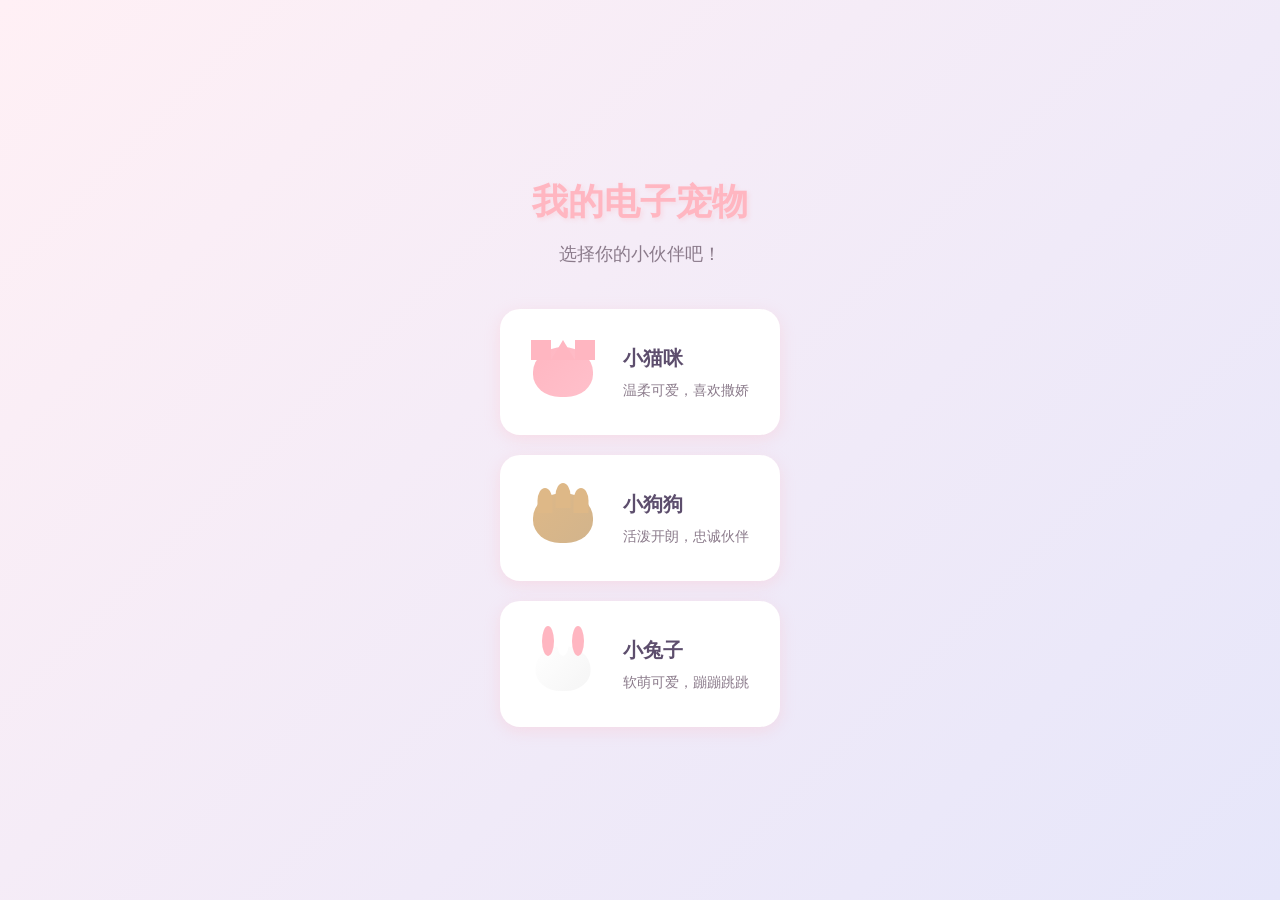
<file: index.html>
<!DOCTYPE html>
<html lang="zh-CN">
<head>
    <meta charset="UTF-8">
    <meta name="viewport" content="width=device-width, initial-scale=1.0, maximum-scale=1.0, user-scalable=no">
    <title>我的电子宠物</title>
    <link rel="stylesheet" href="css/style.css">
    <link rel="stylesheet" href="css/animations.css">
    <link rel="stylesheet" href="css/pets.css">
</head>
<body>
    <div id="app">
        <!-- 首页/选宠页面 -->
        <div id="page-home" class="page active">
            <div class="home-container">
                <div class="logo-area">
                    <h1 class="title">我的电子宠物</h1>
                    <p class="subtitle">选择你的小伙伴吧！</p>
                </div>
                
                <div class="pet-selection">
                    <div class="pet-card" data-pet="cat">
                        <div class="pet-preview cat-preview">
                            <div class="pet-body"></div>
                        </div>
                        <div class="pet-info">
                            <h3>小猫咪</h3>
                            <p>温柔可爱，喜欢撒娇</p>
                        </div>
                    </div>
                    
                    <div class="pet-card" data-pet="dog">
                        <div class="pet-preview dog-preview">
                            <div class="pet-body"></div>
                        </div>
                        <div class="pet-info">
                            <h3>小狗狗</h3>
                            <p>活泼开朗，忠诚伙伴</p>
                        </div>
                    </div>
                    
                    <div class="pet-card" data-pet="rabbit">
                        <div class="pet-preview rabbit-preview">
                            <div class="pet-body"></div>
                        </div>
                        <div class="pet-info">
                            <h3>小兔子</h3>
                            <p>软萌可爱，蹦蹦跳跳</p>
                        </div>
                    </div>
                </div>
            </div>
        </div>

        <!-- 主界面 -->
        <div id="page-main" class="page">
            <div class="main-container">
                <!-- 顶部信息栏 -->
                <div class="top-bar">
                    <div class="coins">
                        <span class="coin-icon">💰</span>
                        <span id="coins-display">100</span>
                    </div>
                    <div class="day-counter">
                        <span>养成第</span>
                        <span id="days-display">1</span>
                        <span>天</span>
                    </div>
                </div>

                <!-- 宠物展示区 -->
                <div class="pet-area">
                    <div id="pet-container" class="pet-container">
                        <div class="pet-sprite"></div>
                        <div class="pet-status-emoji"></div>
                    </div>
                    <div class="pet-name-display">
                        <span id="pet-name">小可爱</span>
                    </div>
                </div>

                <!-- 状态栏 -->
                <div class="status-bars">
                    <div class="status-item">
                        <div class="status-icon">🍖</div>
                        <div class="status-bar-container">
                            <div class="status-label">饱食度</div>
                            <div class="status-bar">
                                <div id="hunger-bar" class="status-fill hunger-fill"></div>
                            </div>
                            <div id="hunger-value" class="status-value">100</div>
                        </div>
                    </div>
                    
                    <div class="status-item">
                        <div class="status-icon">😊</div>
                        <div class="status-bar-container">
                            <div class="status-label">心情值</div>
                            <div class="status-bar">
                                <div id="mood-bar" class="status-fill mood-fill"></div>
                            </div>
                            <div id="mood-value" class="status-value">100</div>
                        </div>
                    </div>
                    
                    <div class="status-item">
                        <div class="status-icon">🛁</div>
                        <div class="status-bar-container">
                            <div class="status-label">清洁度</div>
                            <div class="status-bar">
                                <div id="clean-bar" class="status-fill clean-fill"></div>
                            </div>
                            <div id="clean-value" class="status-value">100</div>
                        </div>
                    </div>
                    
                    <div class="status-item">
                        <div class="status-icon">💤</div>
                        <div class="status-bar-container">
                            <div class="status-label">体力值</div>
                            <div class="status-bar">
                                <div id="energy-bar" class="status-fill energy-fill"></div>
                            </div>
                            <div id="energy-value" class="status-value">100</div>
                        </div>
                    </div>
                </div>

                <!-- 操作按钮 -->
                <div class="action-buttons">
                    <button class="action-btn feed-btn" data-action="feed">
                        <span class="btn-icon">🍖</span>
                        <span class="btn-text">喂食</span>
                    </button>
                    <button class="action-btn play-btn" data-action="play">
                        <span class="btn-icon">🎾</span>
                        <span class="btn-text">玩耍</span>
                    </button>
                    <button class="action-btn clean-btn" data-action="clean">
                        <span class="btn-icon">🛁</span>
                        <span class="btn-text">洗澡</span>
                    </button>
                    <button class="action-btn sleep-btn" data-action="sleep">
                        <span class="btn-icon">💤</span>
                        <span class="btn-text">睡觉</span>
                    </button>
                </div>

                <!-- 语音开关 -->
                <div class="voice-control">
                    <button id="voice-toggle" class="voice-btn" title="语音开关">
                        <span class="voice-icon">🔊</span>
                    </button>
                </div>

                <!-- 底部导航 -->
                <div class="bottom-nav">
                    <button class="nav-btn" data-page="main">
                        <span class="nav-icon">🏠</span>
                        <span class="nav-text">主页</span>
                    </button>
                    <button class="nav-btn" data-page="shop">
                        <span class="nav-icon">🏪</span>
                        <span class="nav-text">商店</span>
                    </button>
                    <button class="nav-btn" data-page="achievements">
                        <span class="nav-icon">🏆</span>
                        <span class="nav-text">成就</span>
                    </button>
                </div>
            </div>
        </div>

        <!-- 商店页面 -->
        <div id="page-shop" class="page">
            <div class="shop-container">
                <div class="page-header">
                    <button class="back-btn" data-page="main">← 返回</button>
                    <h2>宠物商店</h2>
                    <div class="coins">
                        <span class="coin-icon">💰</span>
                        <span id="shop-coins-display">100</span>
                    </div>
                </div>
                
                <div class="shop-categories">
                    <button class="category-btn active" data-category="food">食物</button>
                    <button class="category-btn" data-category="toys">玩具</button>
                    <button class="category-btn" data-category="decor">装饰</button>
                </div>
                
                <div class="shop-items" id="shop-items">
                    <!-- 商品项会通过JS动态生成 -->
                </div>
            </div>
        </div>

        <!-- 成就页面 -->
        <div id="page-achievements" class="page">
            <div class="achievements-container">
                <div class="page-header">
                    <button class="back-btn" data-page="main">← 返回</button>
                    <h2>成就记录</h2>
                </div>
                
                <div class="stats-summary">
                    <div class="stat-card">
                        <div class="stat-icon">📅</div>
                        <div class="stat-info">
                            <div class="stat-value" id="total-days">1</div>
                            <div class="stat-label">养成天数</div>
                        </div>
                    </div>
                    <div class="stat-card">
                        <div class="stat-icon">🍖</div>
                        <div class="stat-info">
                            <div class="stat-value" id="total-feeds">0</div>
                            <div class="stat-label">喂食次数</div>
                        </div>
                    </div>
                    <div class="stat-card">
                        <div class="stat-icon">🎮</div>
                        <div class="stat-info">
                            <div class="stat-value" id="total-plays">0</div>
                            <div class="stat-label">玩耍次数</div>
                        </div>
                    </div>
                </div>
                
                <div class="achievements-list" id="achievements-list">
                    <!-- 成就会通过JS动态生成 -->
                </div>
            </div>
        </div>

        <!-- 消息提示 -->
        <div id="message-toast" class="message-toast"></div>
        
        <!-- 确认弹窗 -->
        <div id="confirm-modal" class="modal">
            <div class="modal-content">
                <h3 id="modal-title">提示</h3>
                <p id="modal-message"></p>
                <div class="modal-buttons">
                    <button class="modal-btn cancel-btn">取消</button>
                    <button class="modal-btn confirm-btn">确定</button>
                </div>
            </div>
        </div>

        <!-- 设置弹窗 -->
        <div id="settings-modal" class="modal">
            <div class="modal-content settings-content">
                <h3>🔊 语音设置</h3>
                <div class="settings-section">
                    <p class="settings-desc">语音功能使用浏览器内置合成技术。</p>
                    <p class="settings-desc">建议使用Chrome或Safari浏览器以获得最佳体验。</p>
                    <p class="settings-tip">💡 首次使用时请先点击页面任意位置解锁音频</p>
                </div>
                
                <div class="voice-settings-section">
                    <h4>🎵 语音参数调节</h4>
                    
                    <div class="slider-container">
                        <label for="rate-slider">语速：<span id="rate-value">0.65</span></label>
                        <input type="range" id="rate-slider" min="0.4" max="1.2" step="0.05" value="0.65">
                    </div>
                    
                    <div class="slider-container">
                        <label for="pitch-slider">音调：<span id="pitch-value">1.9</span></label>
                        <input type="range" id="pitch-slider" min="0.8" max="2.5" step="0.1" value="1.9">
                    </div>
                    
                    <div class="test-buttons">
                        <button id="test-voice-btn" class="test-btn">🔊 测试语音</button>
                        <button id="reset-voice-btn" class="test-btn reset">↺ 恢复默认</button>
                    </div>
                    
                    <div id="voice-list-section" class="voice-list-section">
                        <h5>可用语音列表：</h5>
                        <div id="voice-list" class="voice-list"></div>
                    </div>
                </div>
                
                <div class="modal-buttons">
                    <button class="modal-btn confirm-btn" id="settings-close">确定</button>
                </div>
            </div>
        </div>
    </div>

    <script src="js/utils.js"></script>
    <script src="js/storage.js"></script>
    <script src="js/voice.js"></script>
    <script src="js/pet.js"></script>
    <script src="js/app.js"></script>
</body>
</html>
</file>
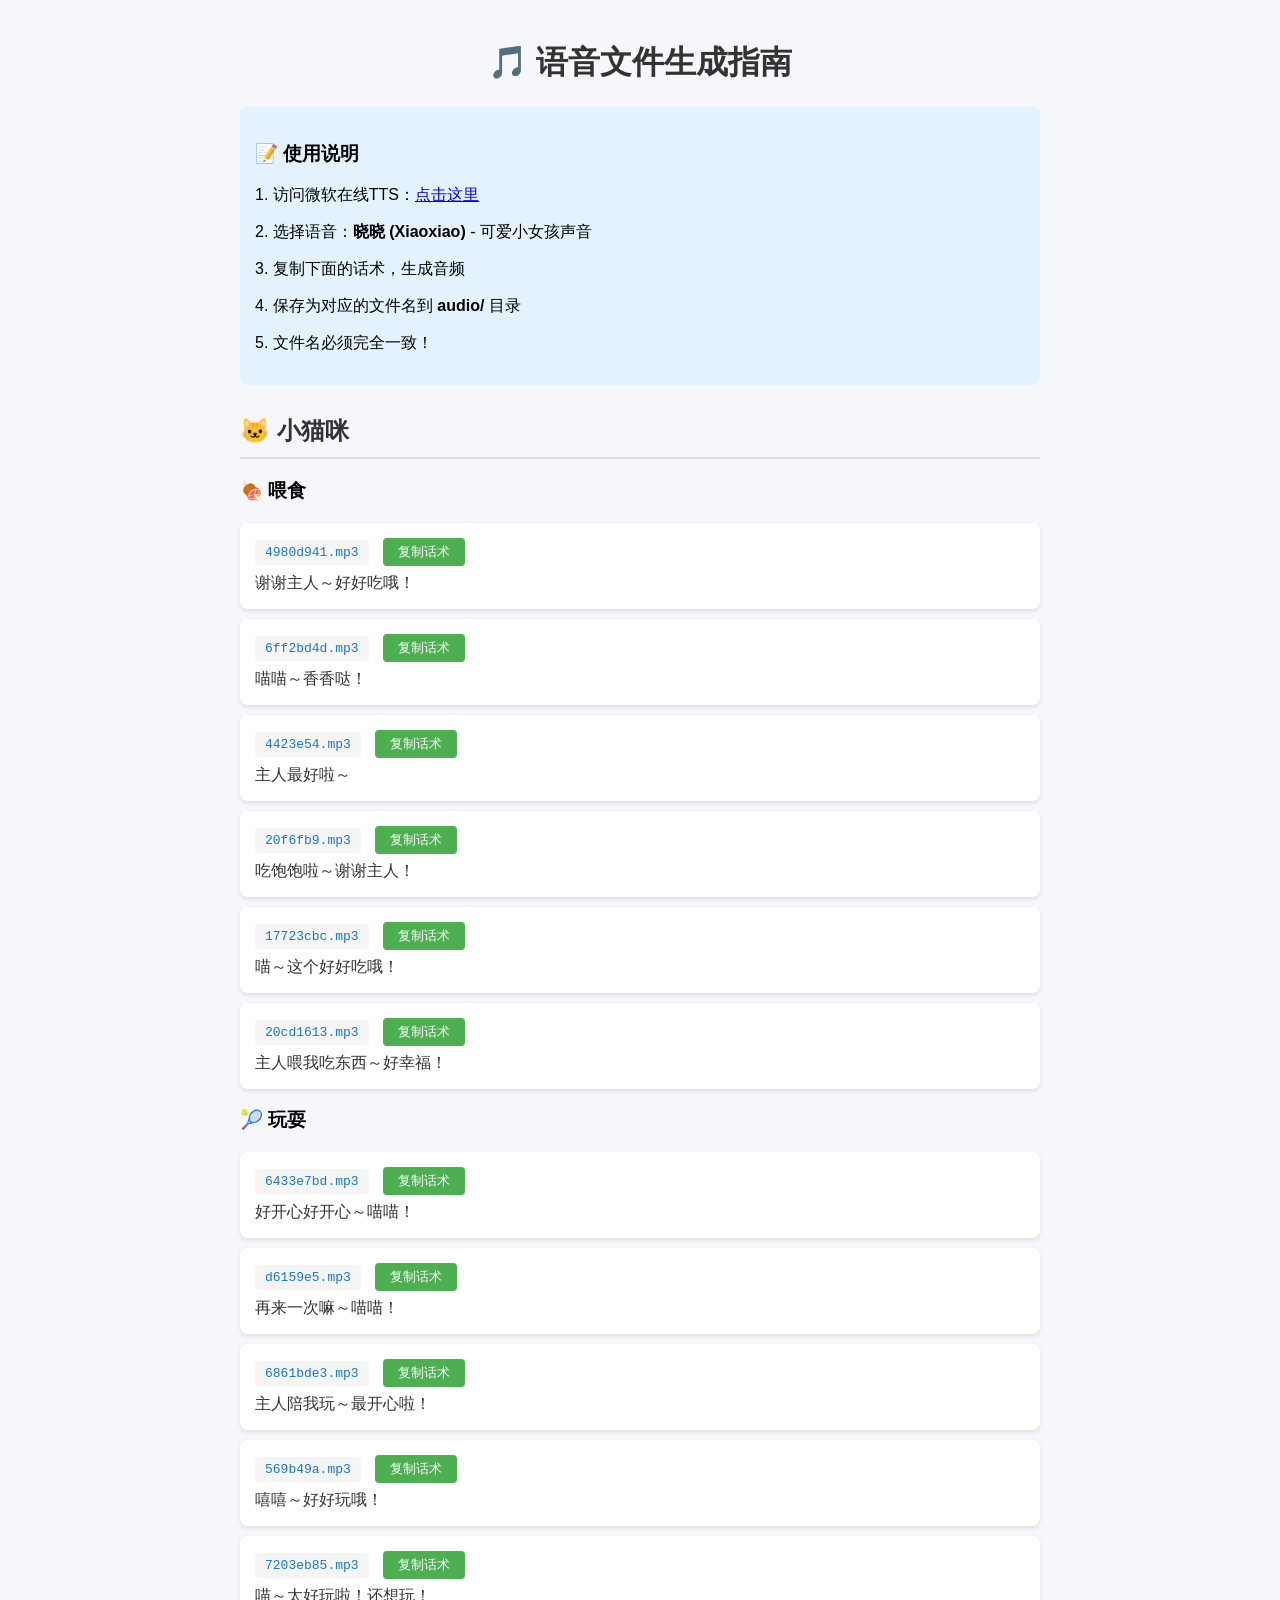
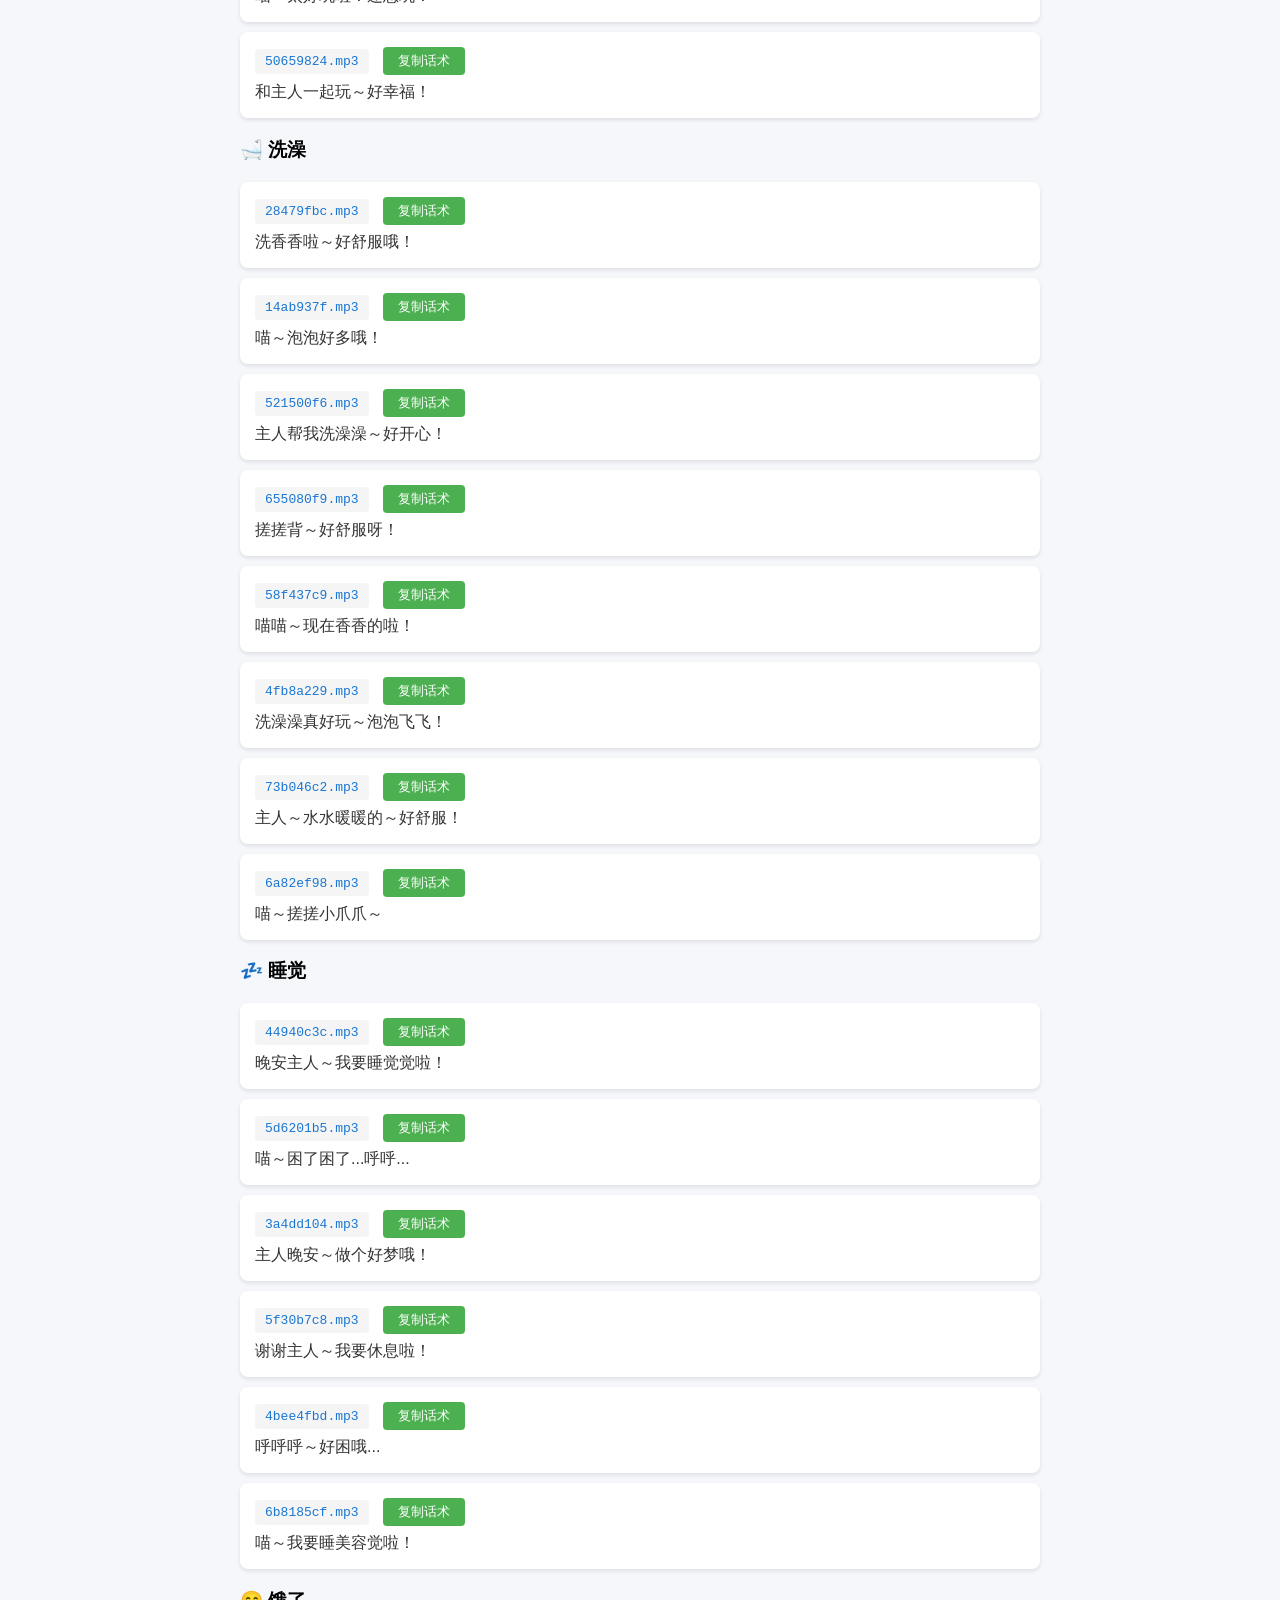
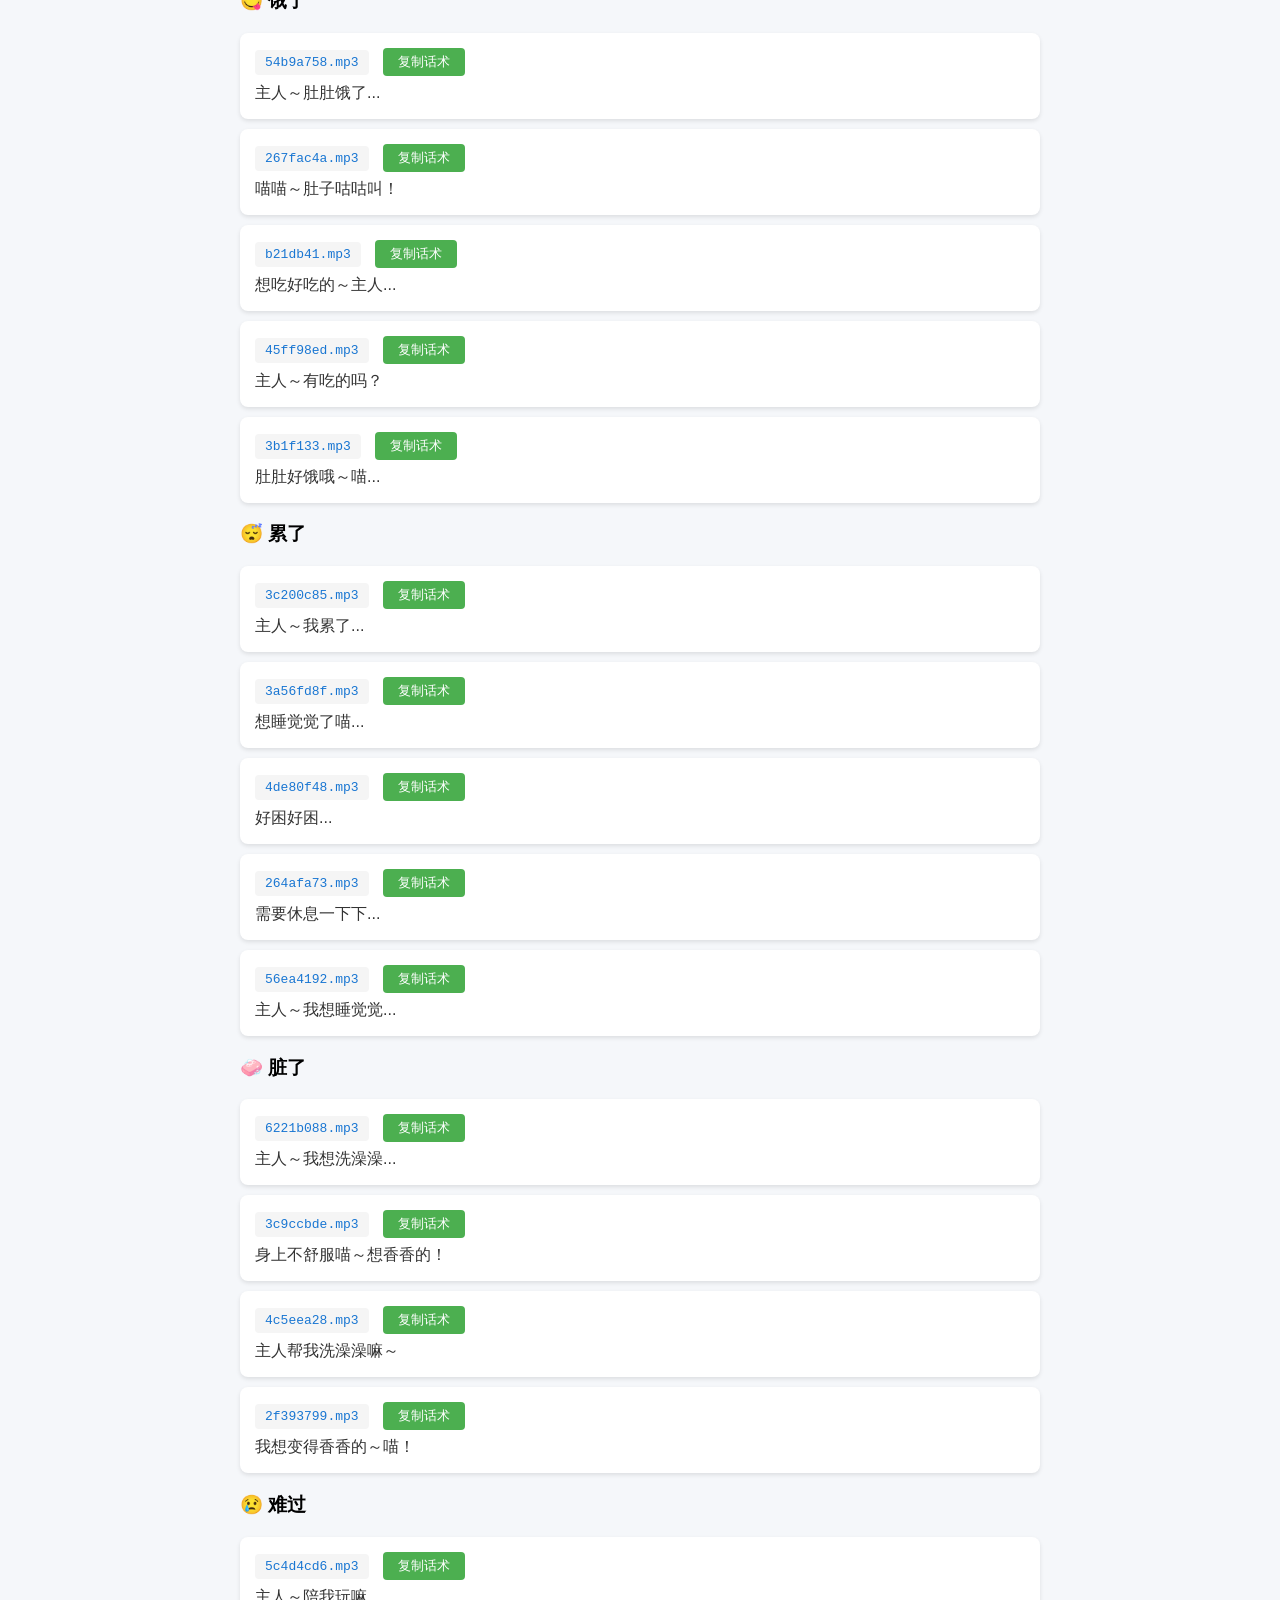
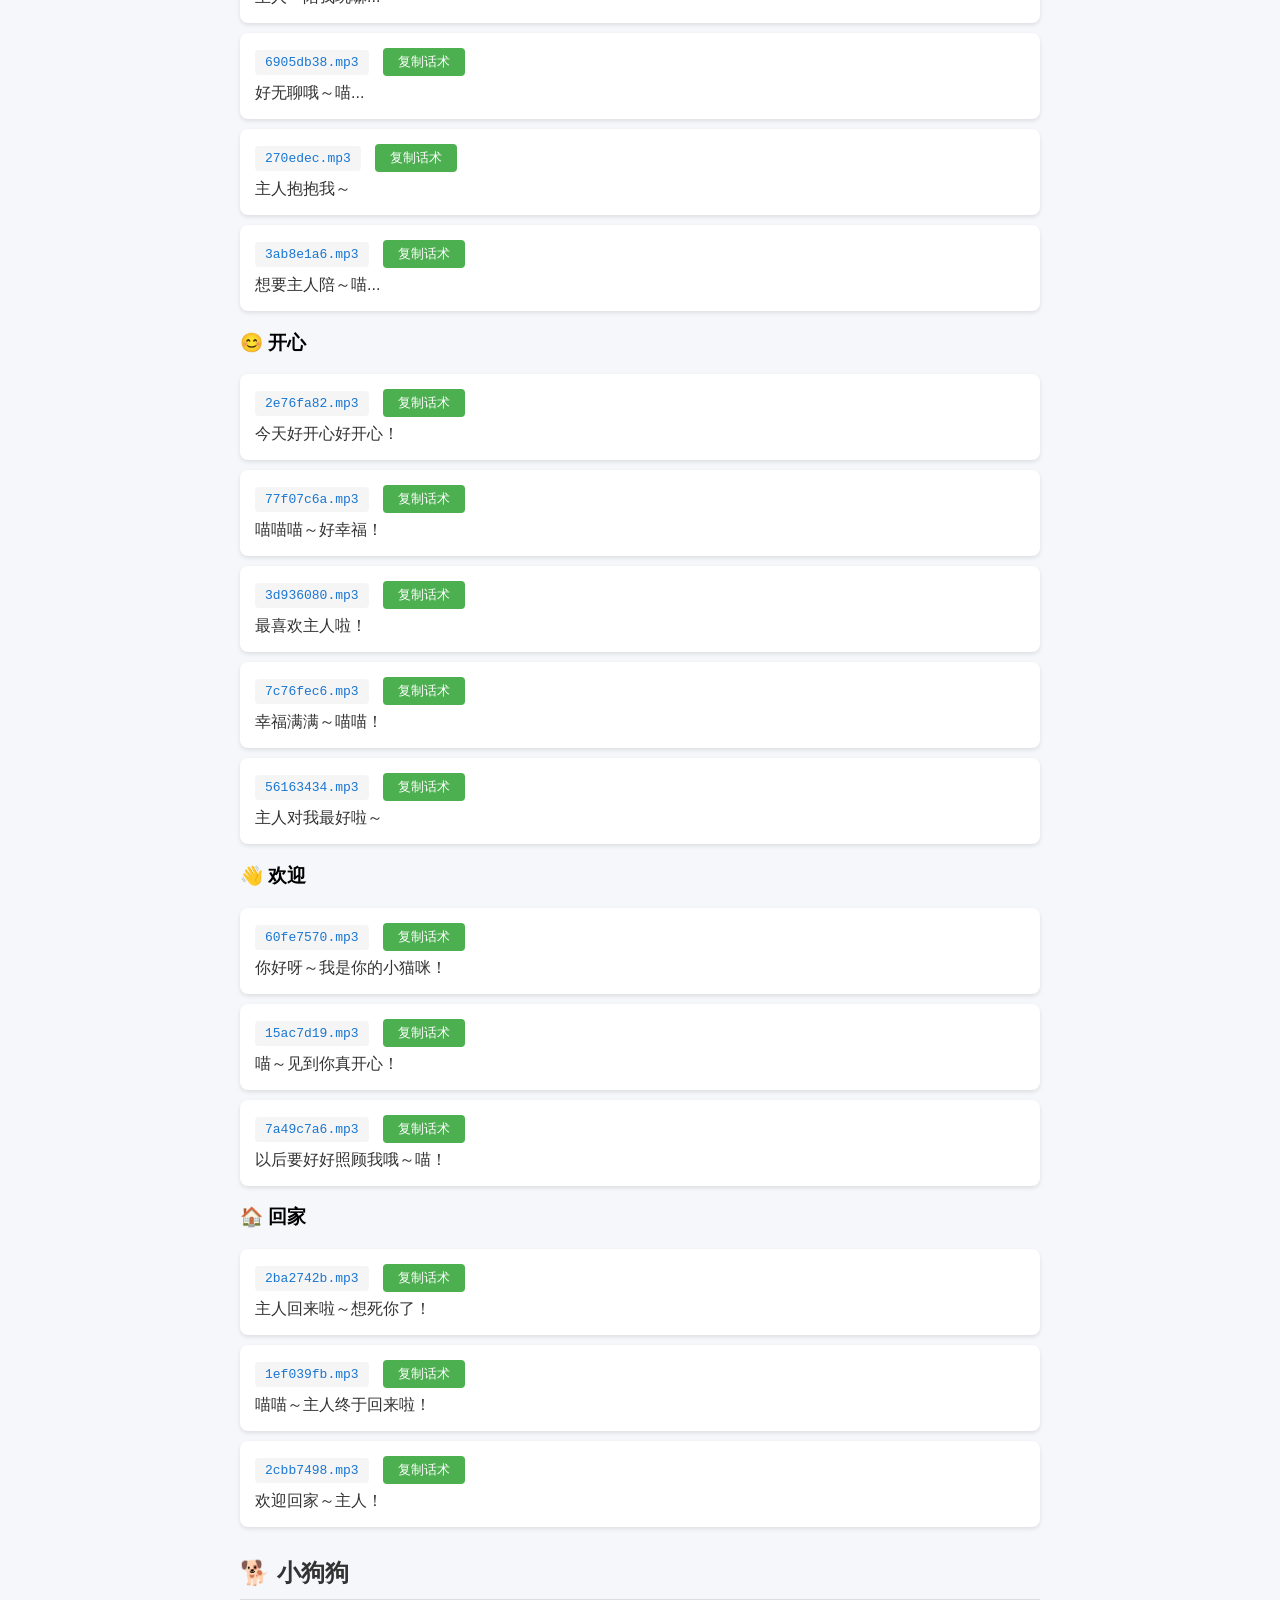
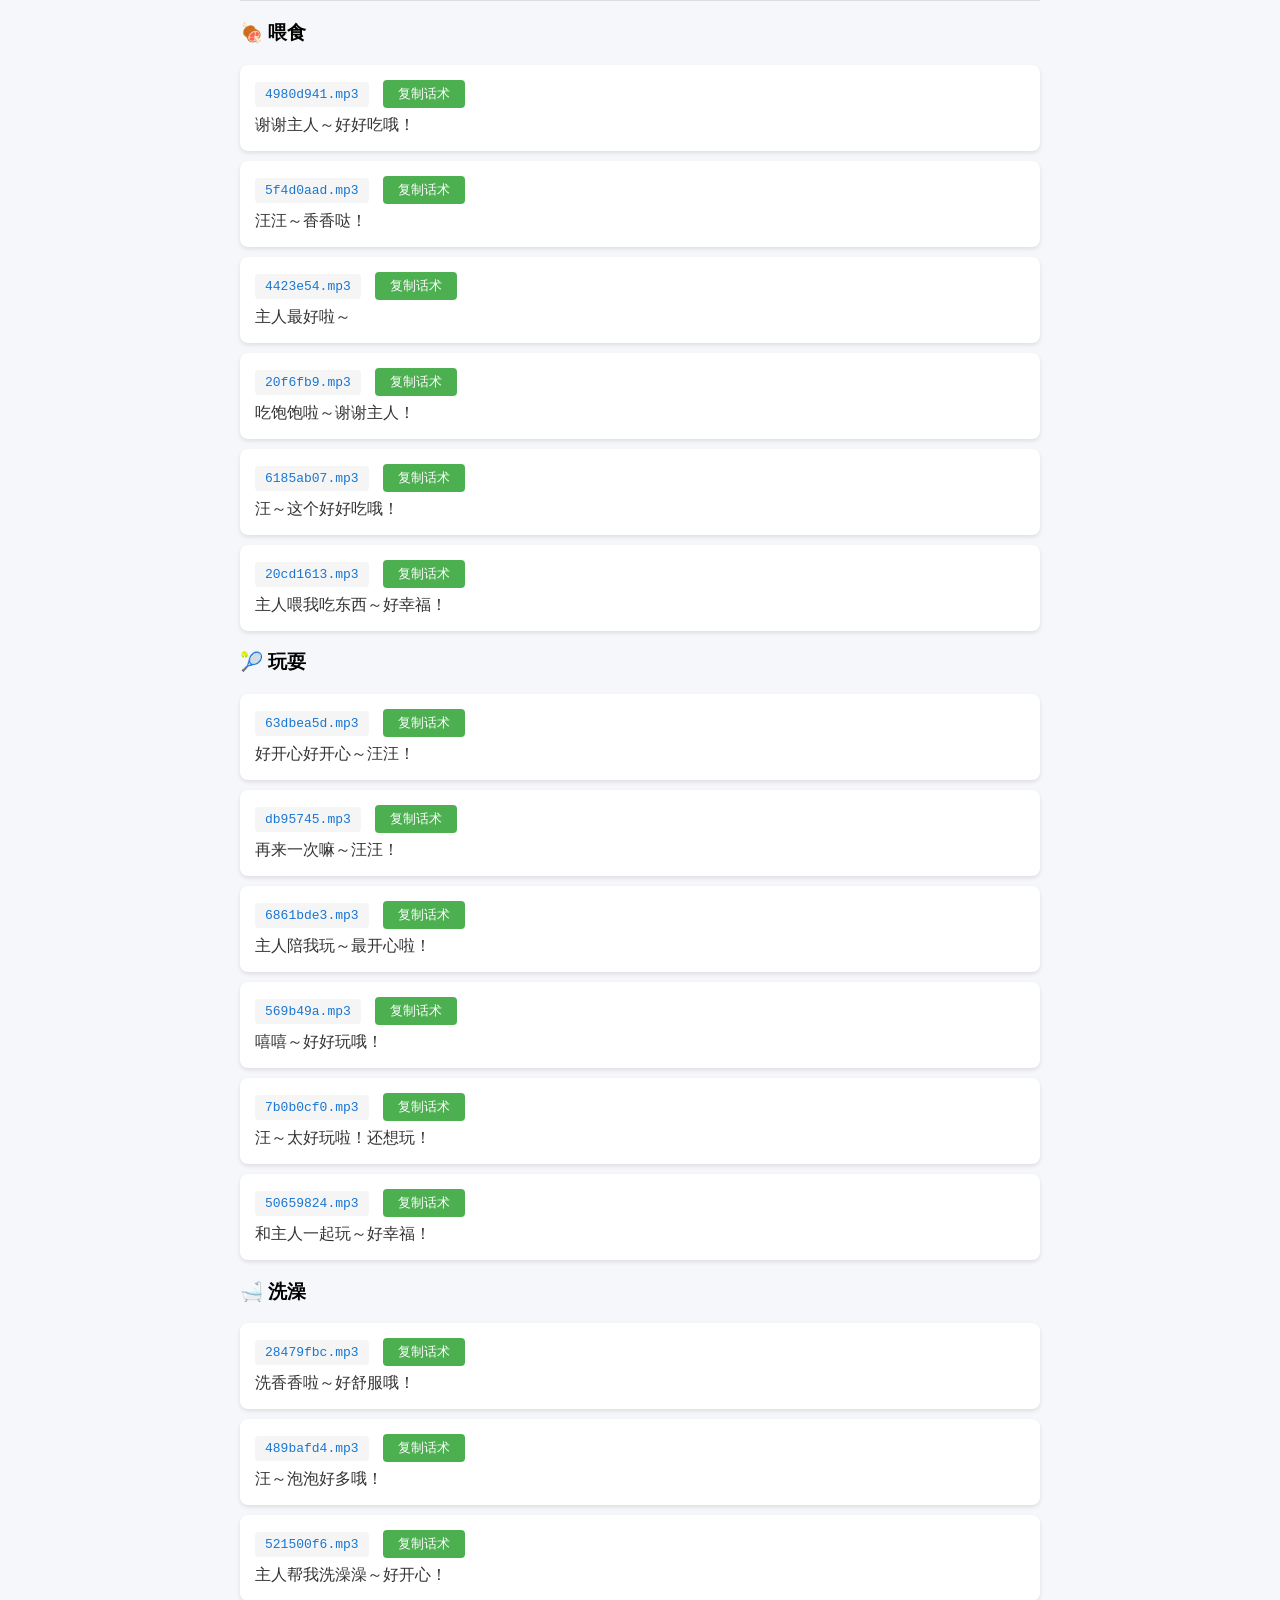
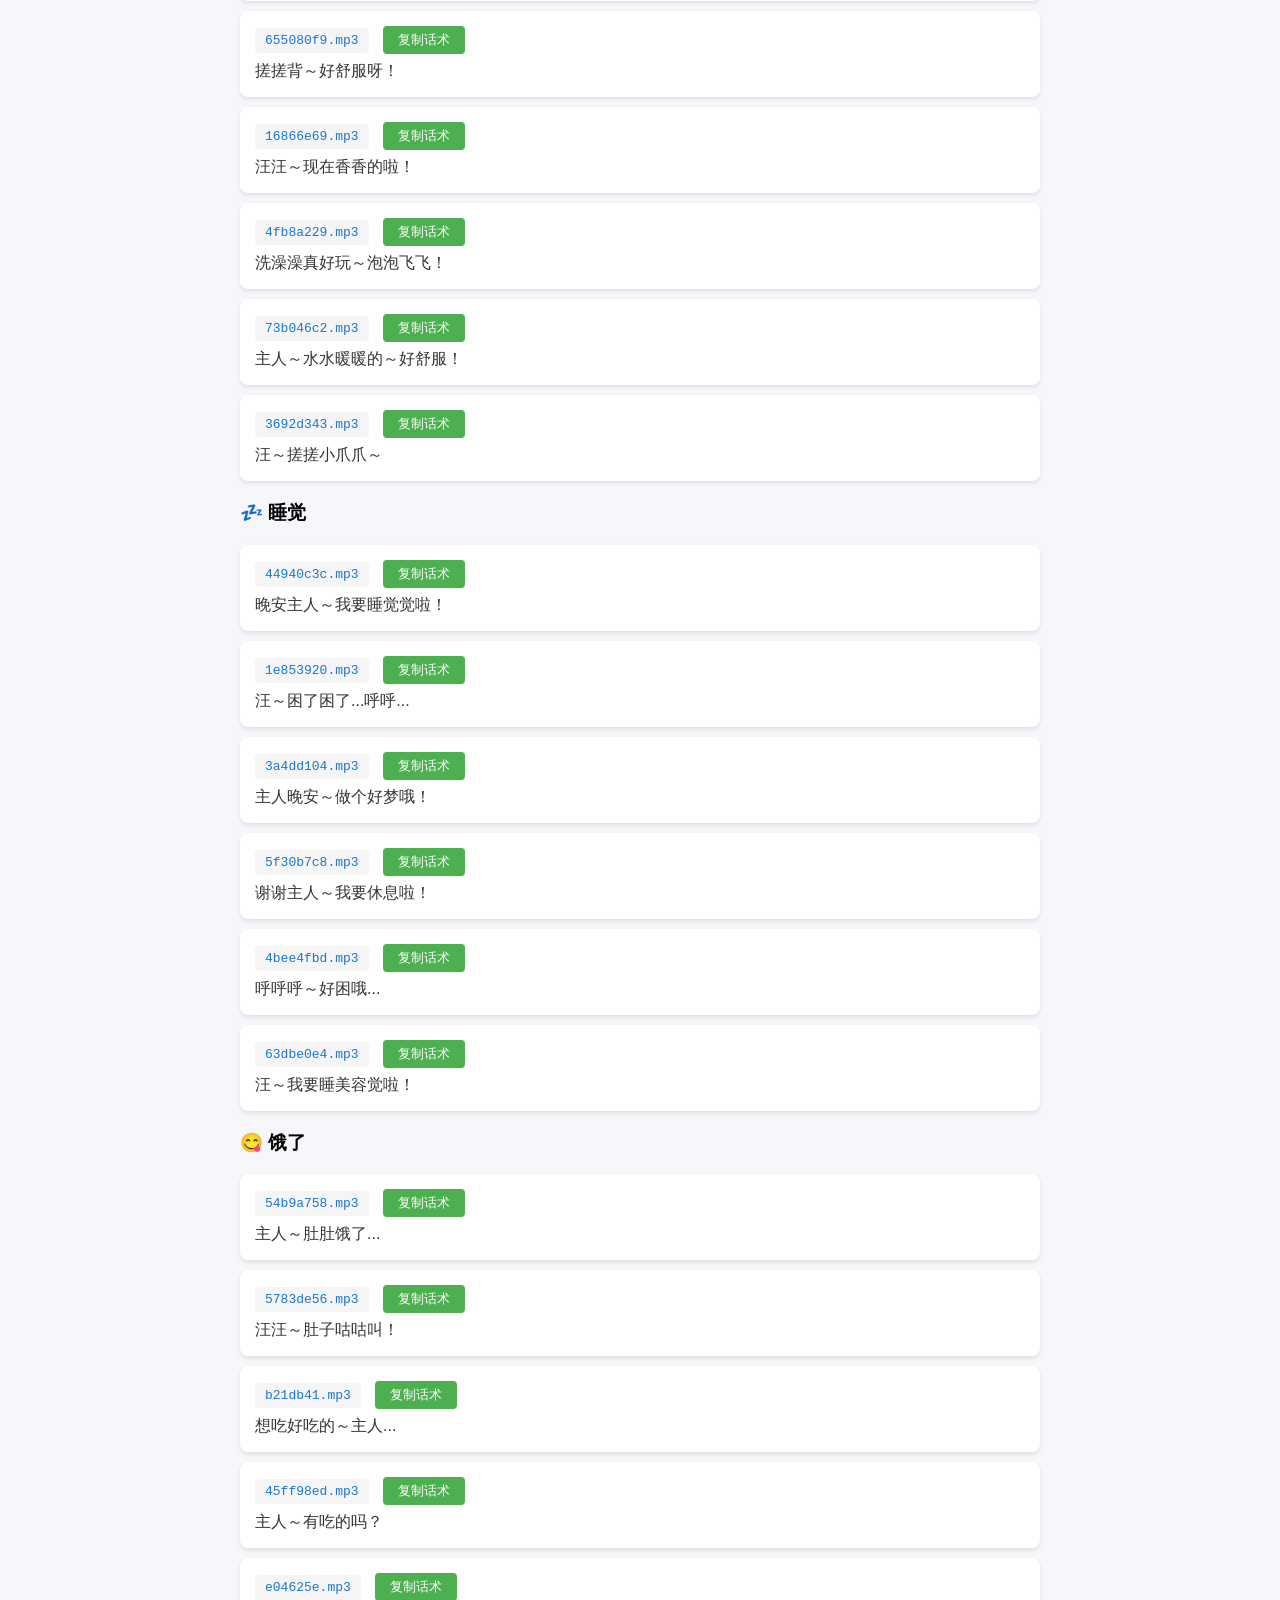
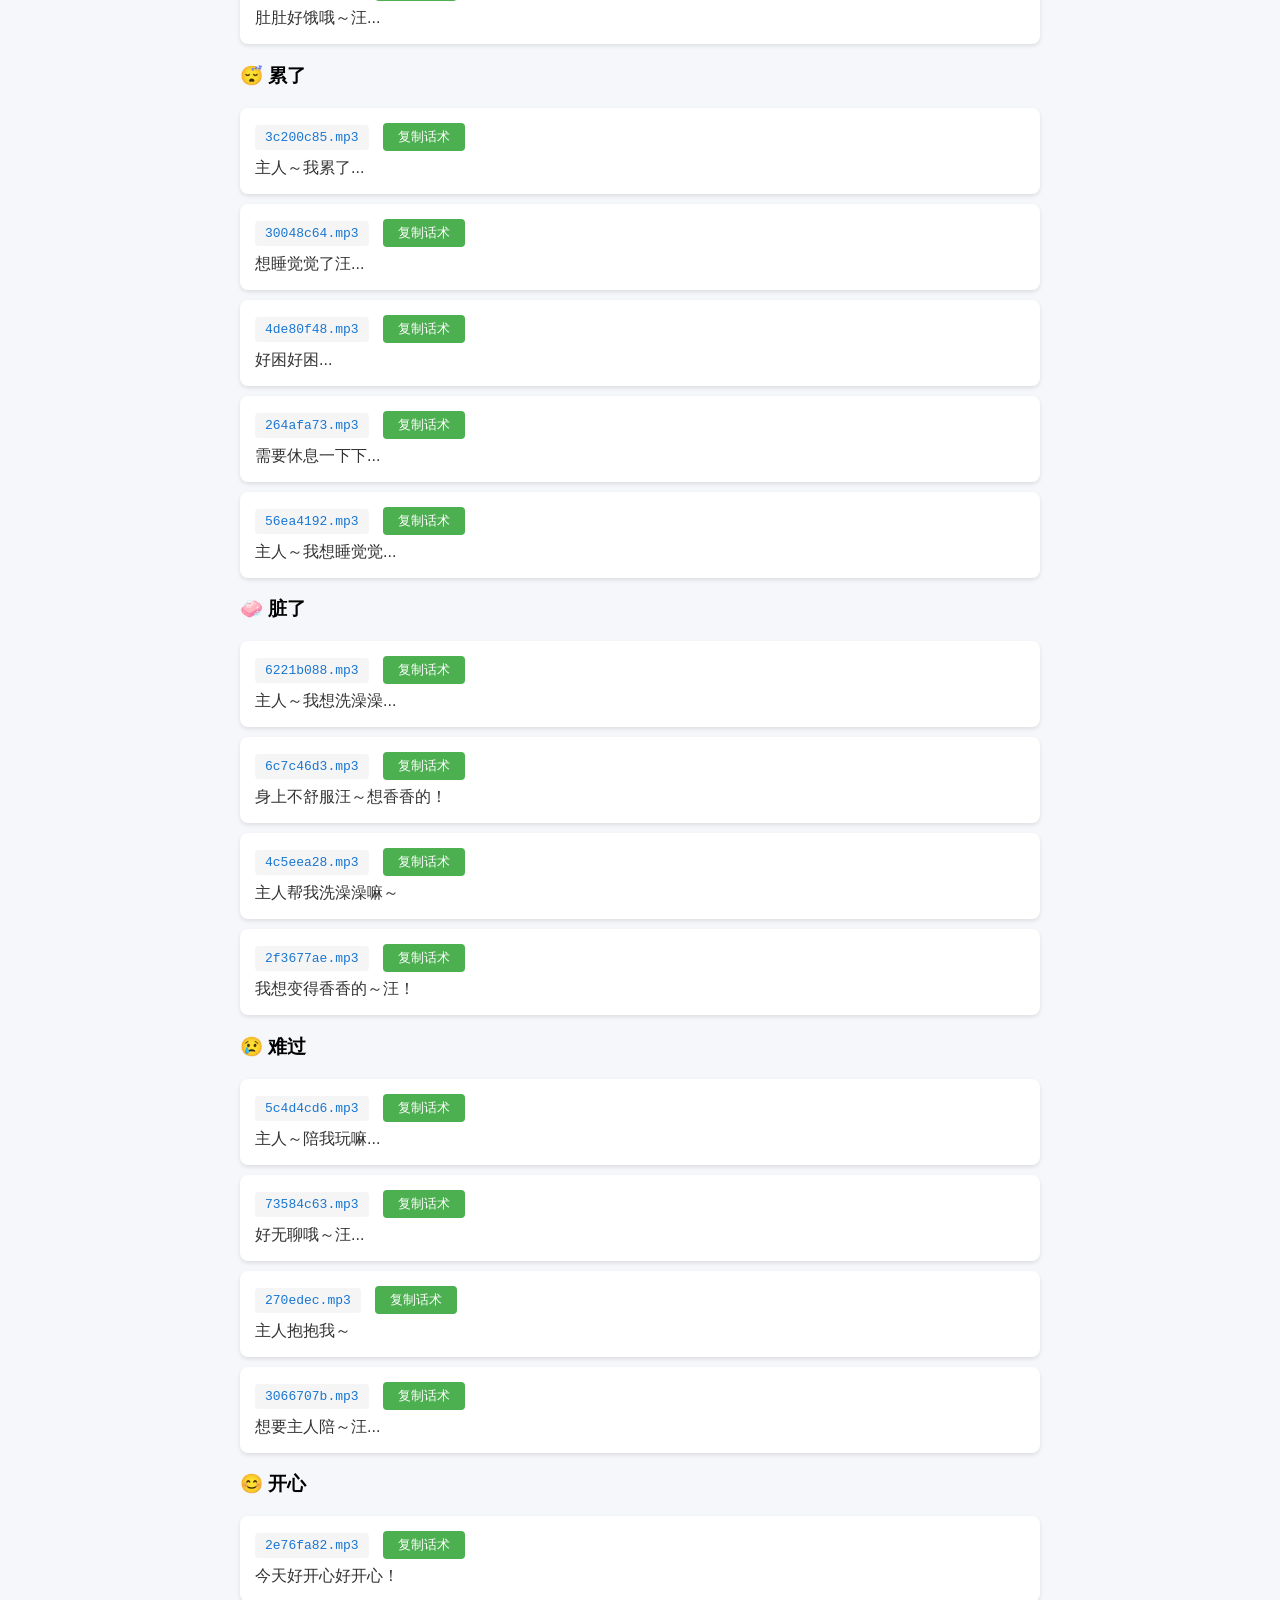
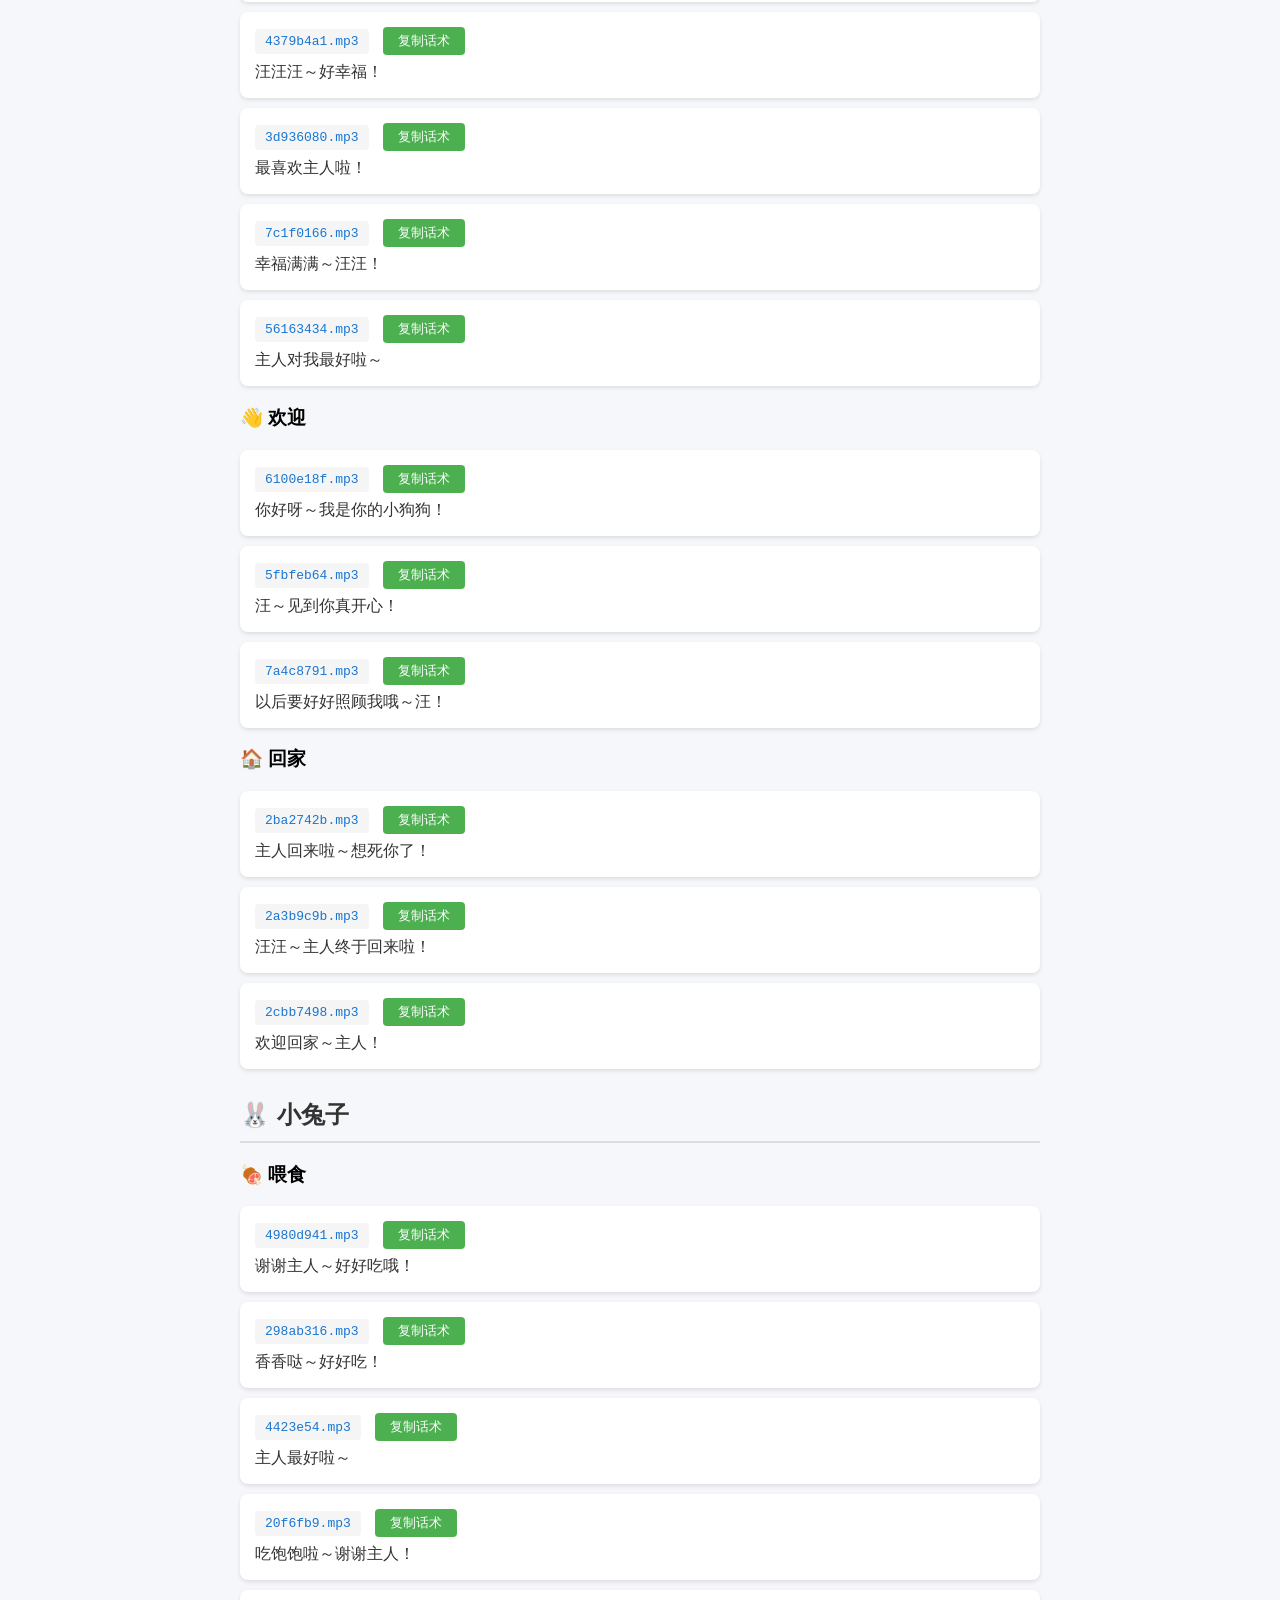
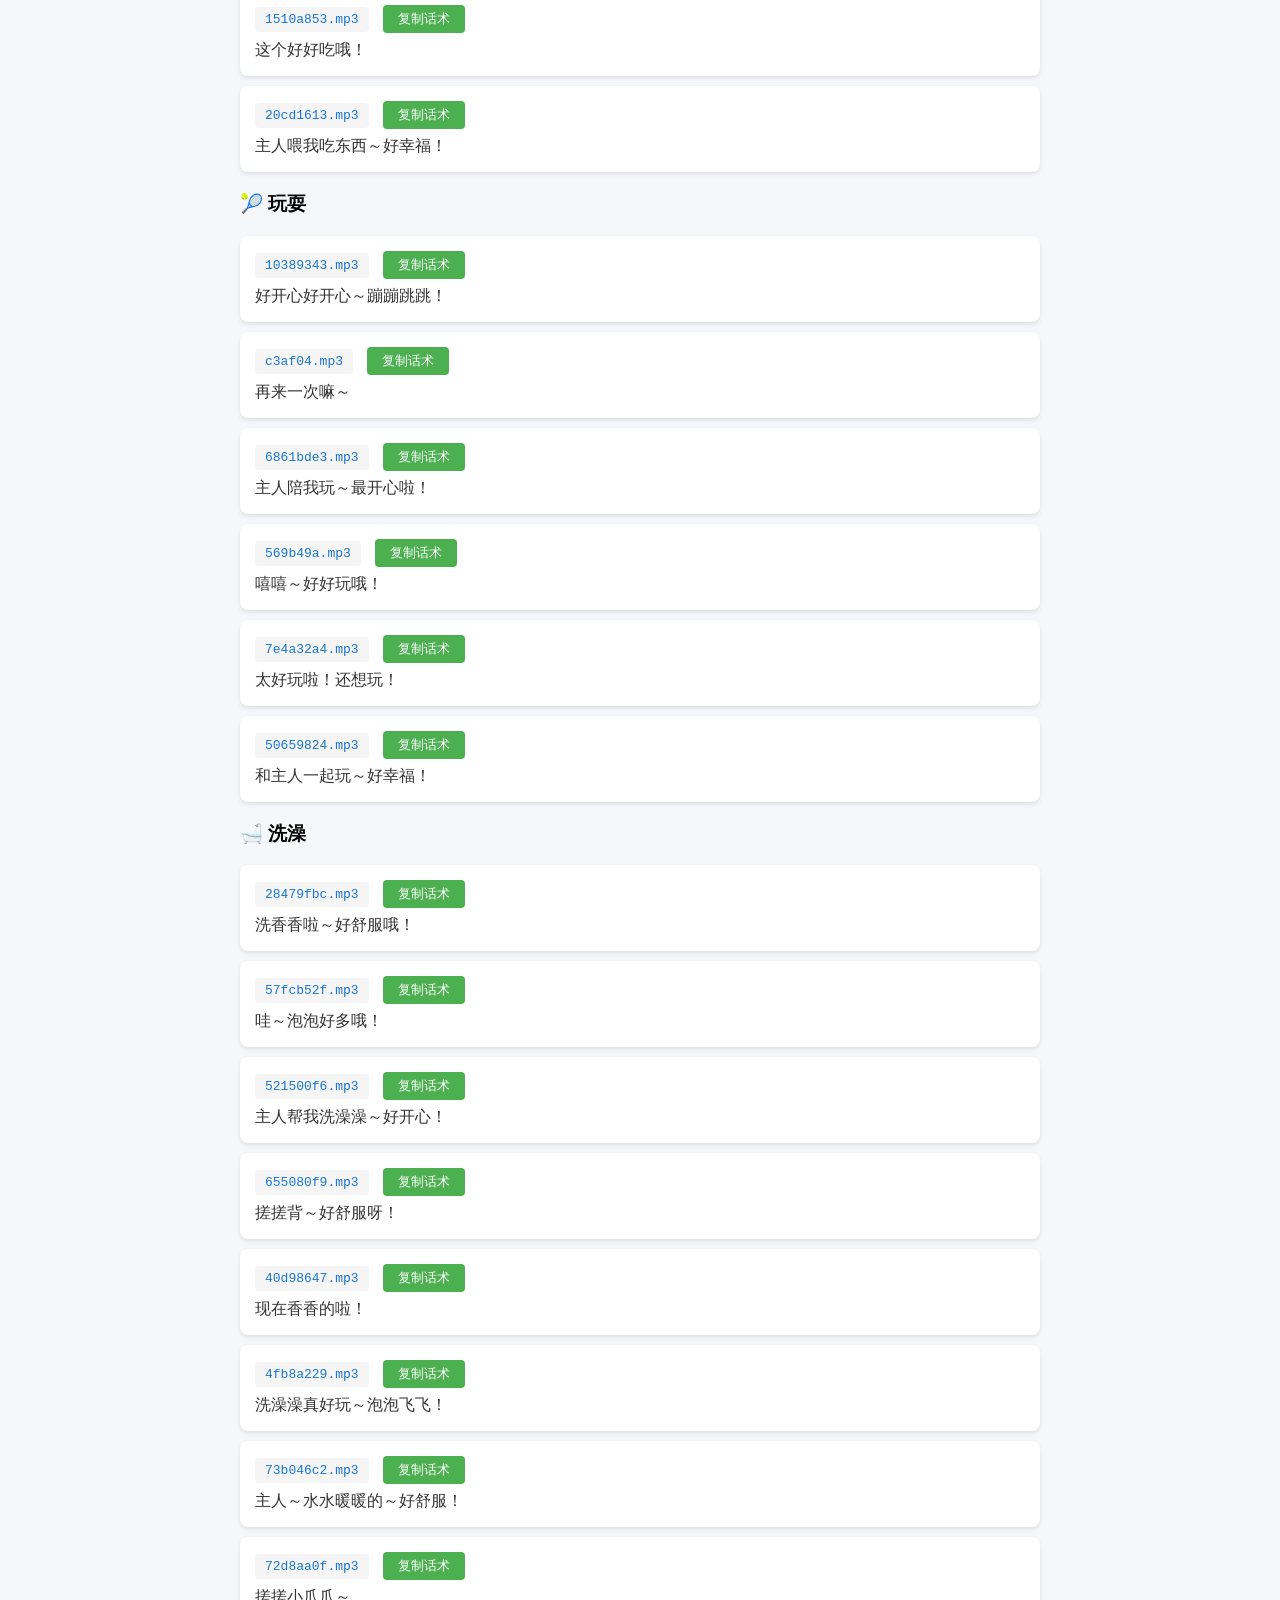
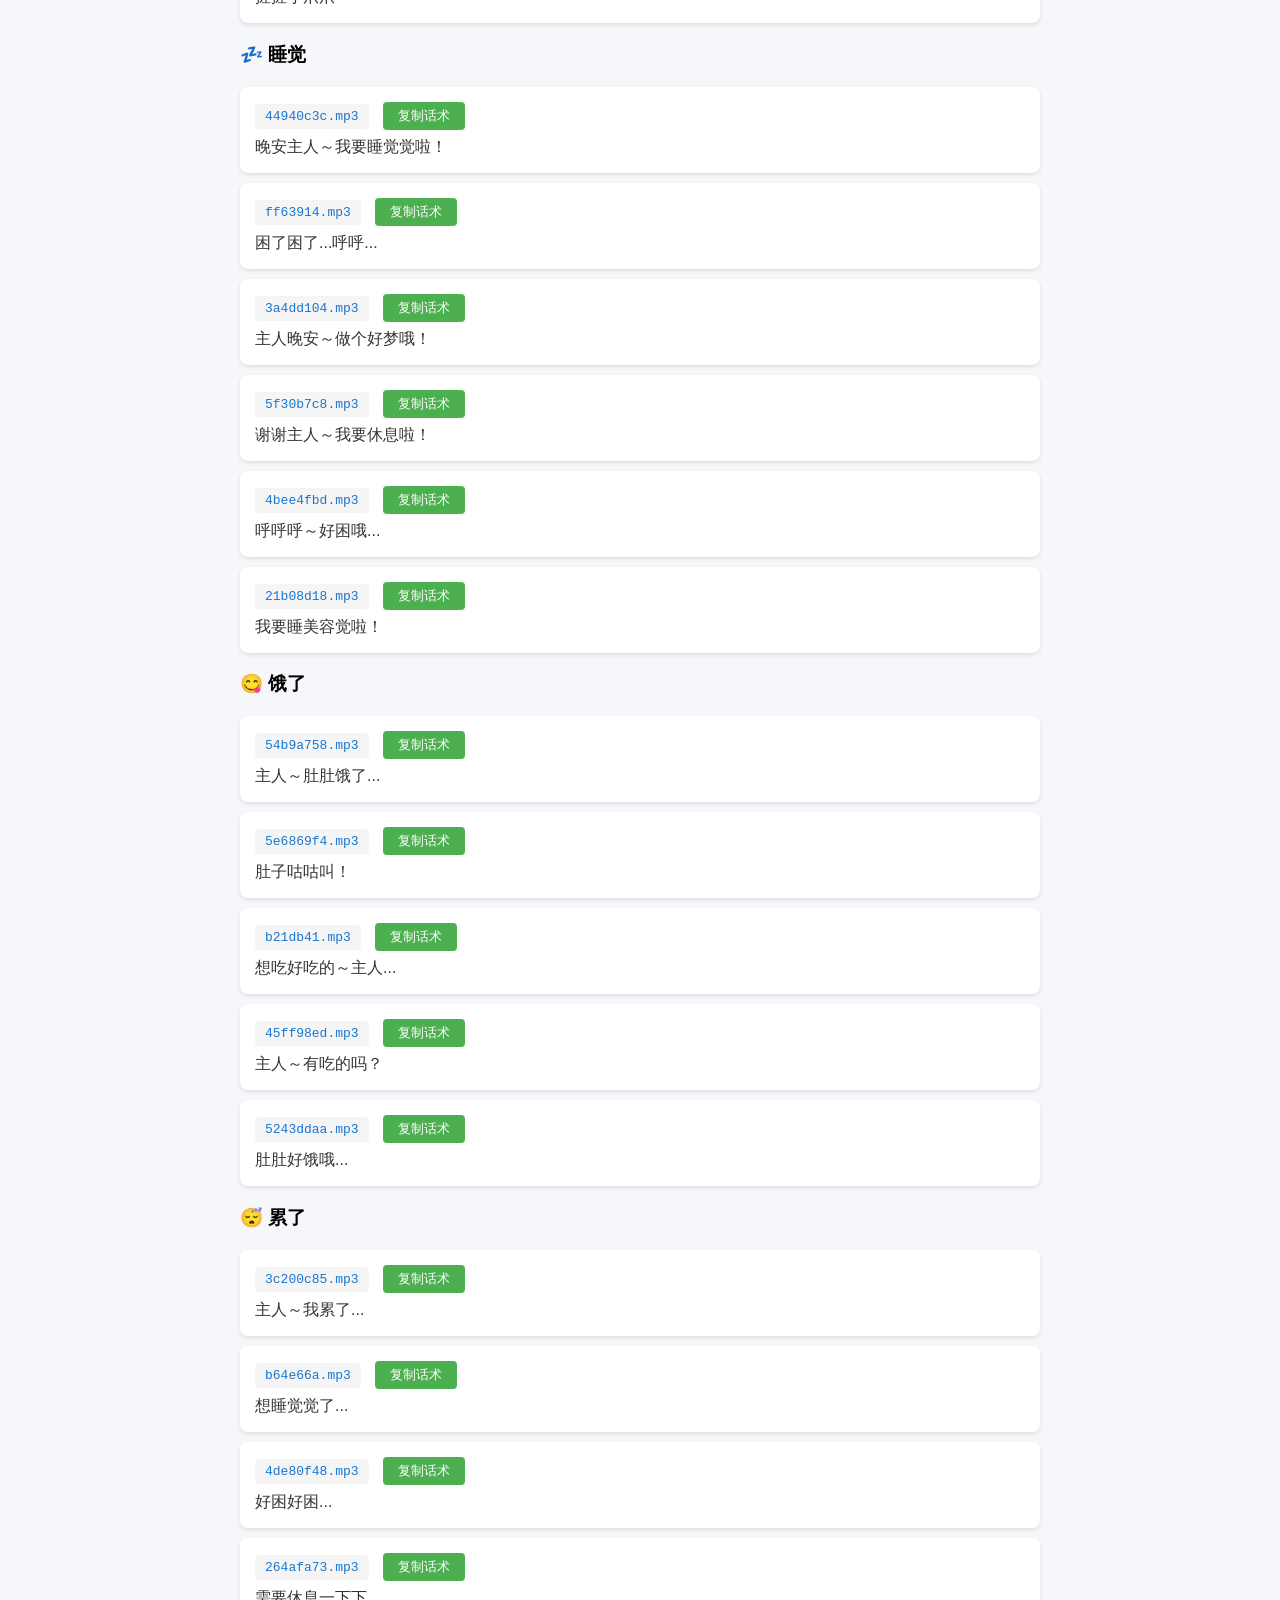
<file: audio_list.html>
<!DOCTYPE html>
<html lang="zh-CN">
<head>
    <meta charset="UTF-8">
    <meta name="viewport" content="width=device-width, initial-scale=1.0">
    <title>语音文件列表</title>
    <style>
        body {
            font-family: 'Segoe UI', Tahoma, Geneva, Verdana, sans-serif;
            max-width: 800px;
            margin: 0 auto;
            padding: 20px;
            background: #f5f7fa;
        }
        h1 {
            color: #333;
            text-align: center;
        }
        .info {
            background: #e3f2fd;
            padding: 15px;
            border-radius: 8px;
            margin-bottom: 20px;
        }
        .voice-item {
            background: white;
            padding: 15px;
            margin-bottom: 10px;
            border-radius: 8px;
            box-shadow: 0 2px 4px rgba(0,0,0,0.1);
        }
        .filename {
            font-family: monospace;
            background: #f5f5f5;
            padding: 5px 10px;
            border-radius: 4px;
            display: inline-block;
            margin-bottom: 8px;
            color: #1976d2;
        }
        .text {
            color: #333;
            font-size: 16px;
        }
        .copy-btn {
            background: #4caf50;
            color: white;
            border: none;
            padding: 5px 15px;
            border-radius: 4px;
            cursor: pointer;
            margin-left: 10px;
        }
        .copy-btn:hover {
            background: #45a049;
        }
        .section-title {
            color: #333;
            margin-top: 30px;
            margin-bottom: 15px;
            padding-bottom: 10px;
            border-bottom: 2px solid #ddd;
        }
    </style>
</head>
<body>
    <h1>🎵 语音文件生成指南</h1>
    
    <div class="info">
        <h3>📝 使用说明</h3>
        <p>1. 访问微软在线TTS：<a href="https://azure.microsoft.com/zh-cn/products/ai-services/text-to-speech" target="_blank">点击这里</a></p>
        <p>2. 选择语音：<strong>晓晓 (Xiaoxiao)</strong> - 可爱小女孩声音</p>
        <p>3. 复制下面的话术，生成音频</p>
        <p>4. 保存为对应的文件名到 <strong>audio/</strong> 目录</p>
        <p>5. 文件名必须完全一致！</p>
    </div>

    <div id="voice-list"></div>

    <script>
        function getFilename(text) {
            let hash = 0;
            for (let i = 0; i < text.length; i++) {
                const char = text.charCodeAt(i);
                hash = ((hash << 5) - hash) + char;
                hash = hash & hash;
            }
            return Math.abs(hash).toString(16) + '.mp3';
        }

        const MESSAGES = {
            "cat": {
                "feed": ["谢谢主人～好好吃哦！","喵喵～香香哒！","主人最好啦～","吃饱饱啦～谢谢主人！","喵～这个好好吃哦！","主人喂我吃东西～好幸福！"],
                "play": ["好开心好开心～喵喵！","再来一次嘛～喵喵！","主人陪我玩～最开心啦！","嘻嘻～好好玩哦！","喵～太好玩啦！还想玩！","和主人一起玩～好幸福！"],
                "clean": ["洗香香啦～好舒服哦！","喵～泡泡好多哦！","主人帮我洗澡澡～好开心！","搓搓背～好舒服呀！","喵喵～现在香香的啦！","洗澡澡真好玩～泡泡飞飞！","主人～水水暖暖的～好舒服！","喵～搓搓小爪爪～"],
                "sleep": ["晚安主人～我要睡觉觉啦！","喵～困了困了...呼呼...","主人晚安～做个好梦哦！","谢谢主人～我要休息啦！","呼呼呼～好困哦...","喵～我要睡美容觉啦！"],
                "hungry": ["主人～肚肚饿了...","喵喵～肚子咕咕叫！","想吃好吃的～主人...","主人～有吃的吗？","肚肚好饿哦～喵..."],
                "tired": ["主人～我累了...","想睡觉觉了喵...","好困好困...","需要休息一下下...","主人～我想睡觉觉..."],
                "dirty": ["主人～我想洗澡澡...","身上不舒服喵～想香香的！","主人帮我洗澡澡嘛～","我想变得香香的～喵！"],
                "sad": ["主人～陪我玩嘛...","好无聊哦～喵...","主人抱抱我～","想要主人陪～喵..."],
                "happy": ["今天好开心好开心！","喵喵喵～好幸福！","最喜欢主人啦！","幸福满满～喵喵！","主人对我最好啦～"],
                "welcome": ["你好呀～我是你的小猫咪！","喵～见到你真开心！","以后要好好照顾我哦～喵！"],
                "login": ["主人回来啦～想死你了！","喵喵～主人终于回来啦！","欢迎回家～主人！"]
            },
            "dog": {
                "feed": ["谢谢主人～好好吃哦！","汪汪～香香哒！","主人最好啦～","吃饱饱啦～谢谢主人！","汪～这个好好吃哦！","主人喂我吃东西～好幸福！"],
                "play": ["好开心好开心～汪汪！","再来一次嘛～汪汪！","主人陪我玩～最开心啦！","嘻嘻～好好玩哦！","汪～太好玩啦！还想玩！","和主人一起玩～好幸福！"],
                "clean": ["洗香香啦～好舒服哦！","汪～泡泡好多哦！","主人帮我洗澡澡～好开心！","搓搓背～好舒服呀！","汪汪～现在香香的啦！","洗澡澡真好玩～泡泡飞飞！","主人～水水暖暖的～好舒服！","汪～搓搓小爪爪～"],
                "sleep": ["晚安主人～我要睡觉觉啦！","汪～困了困了...呼呼...","主人晚安～做个好梦哦！","谢谢主人～我要休息啦！","呼呼呼～好困哦...","汪～我要睡美容觉啦！"],
                "hungry": ["主人～肚肚饿了...","汪汪～肚子咕咕叫！","想吃好吃的～主人...","主人～有吃的吗？","肚肚好饿哦～汪..."],
                "tired": ["主人～我累了...","想睡觉觉了汪...","好困好困...","需要休息一下下...","主人～我想睡觉觉..."],
                "dirty": ["主人～我想洗澡澡...","身上不舒服汪～想香香的！","主人帮我洗澡澡嘛～","我想变得香香的～汪！"],
                "sad": ["主人～陪我玩嘛...","好无聊哦～汪...","主人抱抱我～","想要主人陪～汪..."],
                "happy": ["今天好开心好开心！","汪汪汪～好幸福！","最喜欢主人啦！","幸福满满～汪汪！","主人对我最好啦～"],
                "welcome": ["你好呀～我是你的小狗狗！","汪～见到你真开心！","以后要好好照顾我哦～汪！"],
                "login": ["主人回来啦～想死你了！","汪汪～主人终于回来啦！","欢迎回家～主人！"]
            },
            "rabbit": {
                "feed": ["谢谢主人～好好吃哦！","香香哒～好好吃！","主人最好啦～","吃饱饱啦～谢谢主人！","这个好好吃哦！","主人喂我吃东西～好幸福！"],
                "play": ["好开心好开心～蹦蹦跳跳！","再来一次嘛～","主人陪我玩～最开心啦！","嘻嘻～好好玩哦！","太好玩啦！还想玩！","和主人一起玩～好幸福！"],
                "clean": ["洗香香啦～好舒服哦！","哇～泡泡好多哦！","主人帮我洗澡澡～好开心！","搓搓背～好舒服呀！","现在香香的啦！","洗澡澡真好玩～泡泡飞飞！","主人～水水暖暖的～好舒服！","搓搓小爪爪～"],
                "sleep": ["晚安主人～我要睡觉觉啦！","困了困了...呼呼...","主人晚安～做个好梦哦！","谢谢主人～我要休息啦！","呼呼呼～好困哦...","我要睡美容觉啦！"],
                "hungry": ["主人～肚肚饿了...","肚子咕咕叫！","想吃好吃的～主人...","主人～有吃的吗？","肚肚好饿哦..."],
                "tired": ["主人～我累了...","想睡觉觉了...","好困好困...","需要休息一下下...","主人～我想睡觉觉..."],
                "dirty": ["主人～我想洗澡澡...","身上不舒服～想香香的！","主人帮我洗澡澡嘛～","我想变得香香的！"],
                "sad": ["主人～陪我玩嘛...","好无聊哦...","主人抱抱我～","想要主人陪～"],
                "happy": ["今天好开心好开心！","蹦蹦跳跳～好幸福！","最喜欢主人啦！","幸福满满～","主人对我最好啦～"],
                "welcome": ["你好呀～我是你的小兔子！","见到你真开心！","以后要好好照顾我哦～"],
                "login": ["主人回来啦～想死你了！","主人终于回来啦！","欢迎回家～主人！"]
            }
        };

        function copyToClipboard(text) {
            navigator.clipboard.writeText(text).then(() => {
                alert('已复制：' + text);
            });
        }

        const container = document.getElementById('voice-list');
        
        for (const [petType, categories] of Object.entries(MESSAGES)) {
            const petTitle = document.createElement('h2');
            petTitle.className = 'section-title';
            petTitle.textContent = {cat: '🐱 小猫咪', dog: '🐕 小狗狗', rabbit: '🐰 小兔子'}[petType];
            container.appendChild(petTitle);
            
            for (const [category, messages] of Object.entries(categories)) {
                const categoryTitle = document.createElement('h3');
                categoryTitle.textContent = {
                    feed: '🍖 喂食', play: '🎾 玩耍', clean: '🛁 洗澡', sleep: '💤 睡觉',
                    hungry: '😋 饿了', tired: '😴 累了', dirty: '🧼 脏了',
                    sad: '😢 难过', happy: '😊 开心', welcome: '👋 欢迎', login: '🏠 回家'
                }[category];
                container.appendChild(categoryTitle);
                
                messages.forEach(text => {
                    const filename = getFilename(text);
                    const item = document.createElement('div');
                    item.className = 'voice-item';
                    item.innerHTML = `
                        <div>
                            <span class="filename">${filename}</span>
                            <button class="copy-btn" onclick="copyToClipboard('${text.replace(/'/g, "\\'")}')">复制话术</button>
                        </div>
                        <div class="text">${text}</div>
                    `;
                    container.appendChild(item);
                });
            }
        }
    </script>
</body>
</html>
</file>
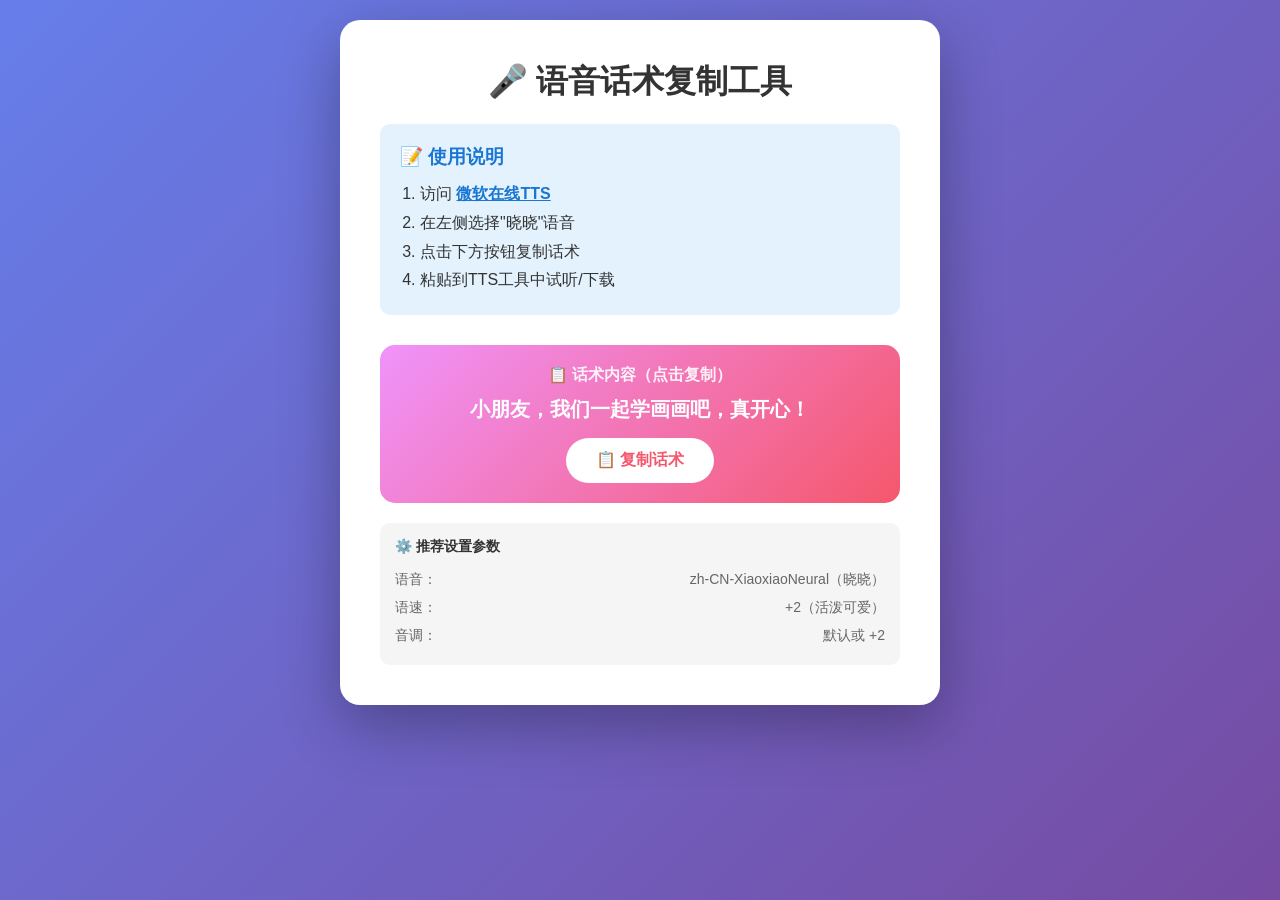
<file: copy_voice_text.html>
<!DOCTYPE html>
<html lang="zh-CN">
<head>
    <meta charset="UTF-8">
    <meta name="viewport" content="width=device-width, initial-scale=1.0">
    <title>语音话术复制工具</title>
    <style>
        * {
            margin: 0;
            padding: 0;
            box-sizing: border-box;
        }

        body {
            font-family: 'Segoe UI', Tahoma, Geneva, Verdana, sans-serif;
            background: linear-gradient(135deg, #667eea 0%, #764ba2 100%);
            min-height: 100vh;
            padding: 20px;
        }

        .container {
            background: white;
            border-radius: 20px;
            padding: 40px;
            max-width: 600px;
            margin: 0 auto;
            box-shadow: 0 20px 60px rgba(0, 0, 0, 0.3);
        }

        h1 {
            color: #333;
            margin-bottom: 20px;
            text-align: center;
        }

        .instructions {
            background: #e3f2fd;
            padding: 20px;
            border-radius: 10px;
            margin-bottom: 30px;
        }

        .instructions h3 {
            color: #1976d2;
            margin-bottom: 10px;
        }

        .instructions ol {
            margin-left: 20px;
            color: #333;
            line-height: 1.8;
        }

        .instructions a {
            color: #1976d2;
            font-weight: bold;
        }

        .voice-card {
            background: linear-gradient(135deg, #f093fb 0%, #f5576c 100%);
            color: white;
            padding: 20px;
            border-radius: 15px;
            margin-bottom: 20px;
            text-align: center;
        }

        .voice-card h2 {
            font-size: 16px;
            margin-bottom: 10px;
            opacity: 0.9;
        }

        .voice-card .text {
            font-size: 20px;
            font-weight: bold;
            margin-bottom: 15px;
        }

        .copy-btn {
            background: white;
            color: #f5576c;
            border: none;
            padding: 12px 30px;
            border-radius: 25px;
            font-size: 16px;
            font-weight: bold;
            cursor: pointer;
            transition: transform 0.2s, box-shadow 0.2s;
        }

        .copy-btn:hover {
            transform: scale(1.05);
            box-shadow: 0 5px 20px rgba(0, 0, 0, 0.2);
        }

        .success-msg {
            display: none;
            background: #4caf50;
            color: white;
            padding: 10px;
            border-radius: 8px;
            margin-top: 15px;
            text-align: center;
        }

        .settings {
            background: #f5f5f5;
            padding: 15px;
            border-radius: 10px;
            margin-top: 20px;
        }

        .settings h3 {
            color: #333;
            margin-bottom: 10px;
            font-size: 14px;
        }

        .settings-item {
            display: flex;
            justify-content: space-between;
            padding: 5px 0;
            font-size: 14px;
            color: #666;
        }
    </style>
</head>
<body>
    <div class="container">
        <h1>🎤 语音话术复制工具</h1>

        <div class="instructions">
            <h3>📝 使用说明</h3>
            <ol>
                <li>访问 <a href="https://azure.microsoft.com/zh-cn/products/ai-services/text-to-speech" target="_blank">微软在线TTS</a></li>
                <li>在左侧选择"晓晓"语音</li>
                <li>点击下方按钮复制话术</li>
                <li>粘贴到TTS工具中试听/下载</li>
            </ol>
        </div>

        <div class="voice-card">
            <h2>📋 话术内容（点击复制）</h2>
            <div class="text" id="textToCopy">小朋友，我们一起学画画吧，真开心！</div>
            <button class="copy-btn" onclick="copyText()">📋 复制话术</button>
            <div class="success-msg" id="successMsg">✅ 已复制到剪贴板！</div>
        </div>

        <div class="settings">
            <h3>⚙️ 推荐设置参数</h3>
            <div class="settings-item">
                <span>语音：</span>
                <span>zh-CN-XiaoxiaoNeural（晓晓）</span>
            </div>
            <div class="settings-item">
                <span>语速：</span>
                <span>+2（活泼可爱）</span>
            </div>
            <div class="settings-item">
                <span>音调：</span>
                <span>默认或 +2</span>
            </div>
        </div>
    </div>

    <script>
        function copyText() {
            const text = document.getElementById('textToCopy').textContent;
            navigator.clipboard.writeText(text).then(() => {
                const msg = document.getElementById('successMsg');
                msg.style.display = 'block';
                setTimeout(() => {
                    msg.style.display = 'none';
                }, 2000);
            });
        }
    </script>
</body>
</html>
</file>
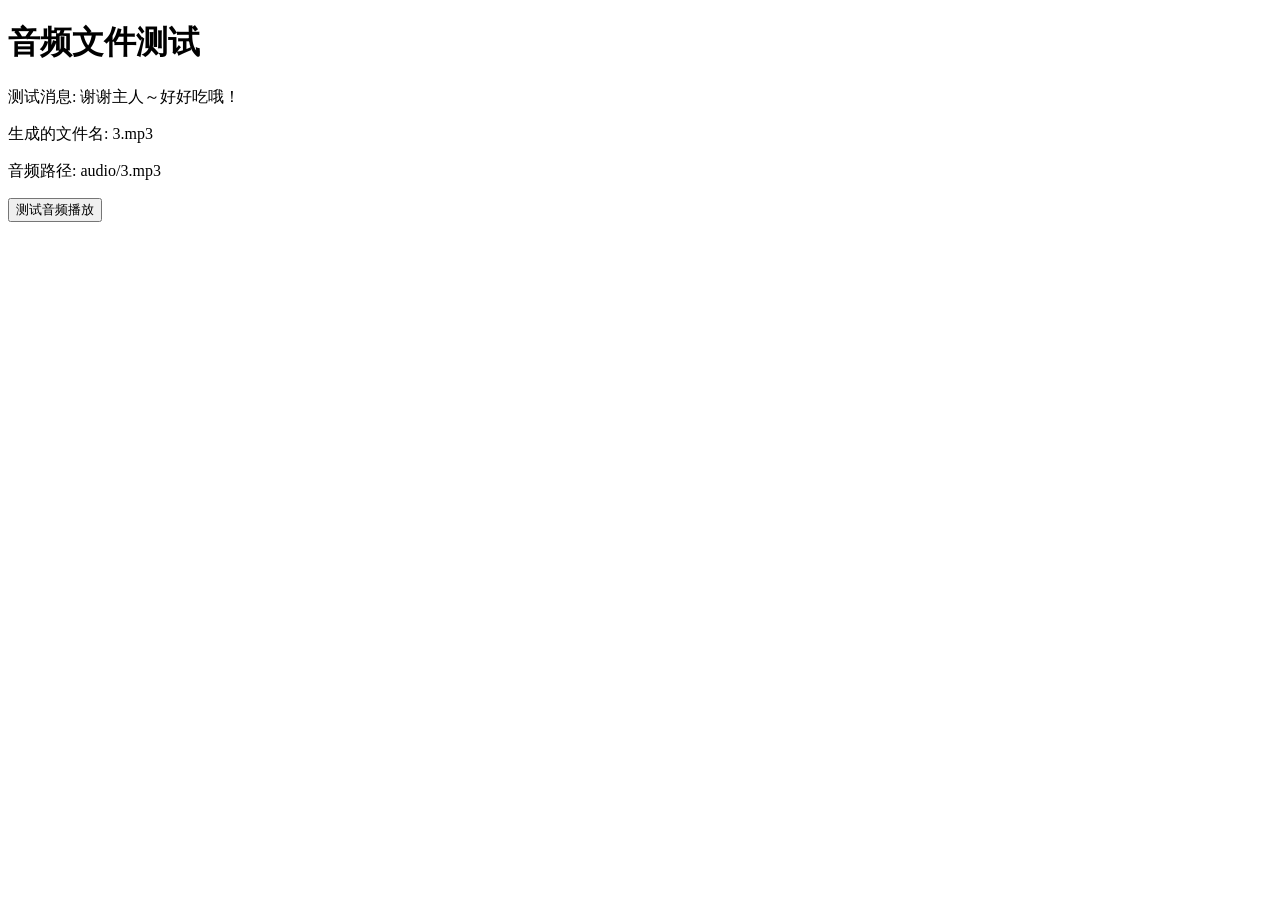
<file: test_audio_file.html>
<!DOCTYPE html>
<html lang="zh-CN">
<head>
    <meta charset="UTF-8">
    <meta name="viewport" content="width=device-width, initial-scale=1.0">
    <title>音频文件测试</title>
</head>
<body>
    <h1>音频文件测试</h1>
    <div id="test-results"></div>
    <button onclick="testAudio()">测试音频播放</button>
    
    <script>
    // MD5哈希函数
    function md5(str) {
        function rotateLeft(n, s) {
            return (n << s) | (n >>> (32 - s));
        }
        function addUnsigned(x, y) {
            var lsw = (x & 0xFFFF) + (y & 0xFFFF);
            var msw = (x >> 16) + (y >> 16) + (lsw >> 16);
            return (msw << 16) | (lsw & 0xFFFF);
        }
        function F(x, y, z) {
            return (x & y) | ((~x) & z);
        }
        function G(x, y, z) {
            return (x & z) | (y & (~z));
        }
        function H(x, y, z) {
            return x ^ y ^ z;
        }
        function I(x, y, z) {
            return y ^ (x | (~z));
        }
        function FF(a, b, c, d, x, s, ac) {
            a = addUnsigned(a, addUnsigned(addUnsigned(F(b, c, d), x), ac));
            return addUnsigned(rotateLeft(a, s), b);
        }
        function GG(a, b, c, d, x, s, ac) {
            a = addUnsigned(a, addUnsigned(addUnsigned(G(b, c, d), x), ac));
            return addUnsigned(rotateLeft(a, s), b);
        }
        function HH(a, b, c, d, x, s, ac) {
            a = addUnsigned(a, addUnsigned(addUnsigned(H(b, c, d), x), ac));
            return addUnsigned(rotateLeft(a, s), b);
        }
        function II(a, b, c, d, x, s, ac) {
            a = addUnsigned(a, addUnsigned(addUnsigned(I(b, c, d), x), ac));
            return addUnsigned(rotateLeft(a, s), b);
        }
        function convertToWordArray(str) {
            var wordArray = [];
            for (var i = 0; i < str.length * 8; i += 8) {
                wordArray.push(str.charCodeAt(i / 8) & 0xFF);
            }
            var length = wordArray.length * 8;
            wordArray.push(0x80);
            while (wordArray.length % 64 !== 56) wordArray.push(0);
            for (var i = 0; i < 8; i++) {
                wordArray.push((length >>> (8 * i)) & 0xFF);
            }
            return wordArray;
        }
        function wordToHex(word) {
            var hexTab = "0123456789abcdef";
            var str = "";
            for (var j = 3; j >= 0; j--) {
                str += hexTab.charAt((word >> (j * 8)) & 0xFF);
            }
            return str;
        }
        var x = [];
        var k, AA, BB, CC, DD, a, b, c, d;
        var S11=7, S12=12, S13=17, S14=22;
        var S21=5, S22=9, S23=14, S24=20;
        var S31=4, S32=11, S33=16, S34=23;
        var S41=6, S42=10, S43=15, S44=21;
        str = unescape(encodeURIComponent(str));
        x = convertToWordArray(str);
        a = 0x67452301;
        b = 0xEFCDAB89;
        c = 0x98BADCFE;
        d = 0x10325476;
        for (k = 0; k < x.length; k += 16) {
            AA = a; BB = b; CC = c; DD = d;
            a = FF(a, b, c, d, x[k+0], S11, 0xD76AA478);
            d = FF(d, a, b, c, x[k+1], S12, 0xE8C7B756);
            c = FF(c, d, a, b, x[k+2], S13, 0x242070DB);
            b = FF(b, c, d, a, x[k+3], S14, 0xC1BDCEEE);
            a = FF(a, b, c, d, x[k+4], S11, 0xF57C0FAF);
            d = FF(d, a, b, c, x[k+5], S12, 0x4787C62A);
            c = FF(c, d, a, b, x[k+6], S13, 0xA8304613);
            b = FF(b, c, d, a, x[k+7], S14, 0xFD469501);
            a = FF(a, b, c, d, x[k+8], S11, 0x698098D8);
            d = FF(d, a, b, c, x[k+9], S12, 0x8B44F7AF);
            c = FF(c, d, a, b, x[k+10], S13, 0xFFFF5BB1);
            b = FF(b, c, d, a, x[k+11], S14, 0x895CD7BE);
            a = FF(a, b, c, d, x[k+12], S11, 0x6B901122);
            d = FF(d, a, b, c, x[k+13], S12, 0xFD987193);
            c = FF(c, d, a, b, x[k+14], S13, 0xA679438E);
            b = FF(b, c, d, a, x[k+15], S14, 0x49B40821);
            a = GG(a, b, c, d, x[k+1], S21, 0xF61E2562);
            d = GG(d, a, b, c, x[k+6], S22, 0xC040B340);
            c = GG(c, d, a, b, x[k+11], S23, 0x265E5A51);
            b = GG(b, c, d, a, x[k+0], S24, 0xE9B6C7AA);
            a = GG(a, b, c, d, x[k+5], S21, 0xD62F105D);
            d = GG(d, a, b, c, x[k+10], S22, 0x02441453);
            c = GG(c, d, a, b, x[k+15], S23, 0xD8A1E681);
            b = GG(b, c, d, a, x[k+4], S24, 0xE7D3FBC8);
            a = GG(a, b, c, d, x[k+9], S21, 0x21E1Cde6);
            d = GG(d, a, b, c, x[k+14], S22, 0xC33707D6);
            c = GG(c, d, a, b, x[k+3], S23, 0xF4D50D87);
            b = GG(b, c, d, a, x[k+8], S24, 0x455A14ED);
            a = GG(a, b, c, d, x[k+13], S21, 0xA9E3E905);
            d = GG(d, a, b, c, x[k+2], S22, 0xFCEFA3F8);
            c = GG(c, d, a, b, x[k+7], S23, 0x676F02D9);
            b = GG(b, c, d, a, x[k+12], S24, 0x8D2A4C8A);
            a = HH(a, b, c, d, x[k+5], S31, 0xFFFA3942);
            d = HH(d, a, b, c, x[k+8], S32, 0x8771F681);
            c = HH(c, d, a, b, x[k+11], S33, 0x6D9D6122);
            b = HH(b, c, d, a, x[k+14], S34, 0xFDE5380C);
            a = HH(a, b, c, d, x[k+1], S31, 0xA4BEEA44);
            d = HH(d, a, b, c, x[k+4], S32, 0x4BDECFA9);
            c = HH(c, d, a, b, x[k+7], S33, 0xF6BB4B60);
            b = HH(b, c, d, a, x[k+10], S34, 0xBEBFBC70);
            a = HH(a, b, c, d, x[k+13], S31, 0x289B7EC6);
            d = HH(d, a, b, c, x[k+0], S32, 0xEAA127FA);
            c = HH(c, d, a, b, x[k+3], S33, 0xD4EF3085);
            b = HH(b, c, d, a, x[k+6], S34, 0x04881D05);
            a = HH(a, b, c, d, x[k+9], S31, 0xD9D4D039);
            d = HH(d, a, b, c, x[k+12], S32, 0xE6DB99E5);
            c = HH(c, d, a, b, x[k+15], S33, 0x1FA27CF8);
            b = HH(b, c, d, a, x[k+2], S34, 0xC4AC5665);
            a = II(a, b, c, d, x[k+0], S41, 0xF4292244);
            d = II(d, a, b, c, x[k+7], S42, 0x432AFF97);
            c = II(c, d, a, b, x[k+14], S43, 0xAB9423A7);
            b = II(b, c, d, a, x[k+5], S44, 0xFC93A039);
            a = II(a, b, c, d, x[k+12], S41, 0x655B59C3);
            d = II(d, a, b, c, x[k+3], S42, 0x8F0CCC92);
            c = II(c, d, a, b, x[k+10], S43, 0xFFEFF47D);
            b = II(b, c, d, a, x[k+1], S44, 0x85845DD1);
            a = II(a, b, c, d, x[k+8], S41, 0x6FA87E4F);
            d = II(d, a, b, c, x[k+15], S42, 0xFE2CE6E0);
            c = II(c, d, a, b, x[k+6], S43, 0xA3014314);
            b = II(b, c, d, a, x[k+13], S44, 0x4E0811A1);
            a = II(a, b, c, d, x[k+4], S41, 0xF7537E82);
            d = II(d, a, b, c, x[k+11], S42, 0xBD3AF235);
            c = II(c, d, a, b, x[k+2], S43, 0x2AD7D2BB);
            b = II(b, c, d, a, x[k+9], S44, 0xEB86D391);
            a = addUnsigned(a, AA);
            b = addUnsigned(b, BB);
            c = addUnsigned(c, CC);
            d = addUnsigned(d, DD);
        }
        return wordToHex(a) + wordToHex(b) + wordToHex(c) + wordToHex(d);
    }

    // 测试音频文件
    function testAudio() {
        const testMessage = '谢谢主人～好好吃哦！';
        const filename = md5(testMessage) + '.mp3';
        const audioPath = `audio/${filename}`;
        
        const resultsDiv = document.getElementById('test-results');
        resultsDiv.innerHTML = `<p>测试消息: ${testMessage}</p>
                               <p>生成的文件名: ${filename}</p>
                               <p>音频路径: ${audioPath}</p>`;
        
        // 尝试播放音频
        const audio = new Audio(audioPath);
        audio.oncanplaythrough = function() {
            resultsDiv.innerHTML += '<p style="color: green;">✓ 音频文件存在，可以播放！</p>';
            audio.play();
        };
        audio.onerror = function(e) {
            resultsDiv.innerHTML += `<p style="color: red;">✗ 音频文件不存在或无法播放: ${e.message}</p>`;
        };
        audio.load();
    }
    
    // 页面加载时测试
    window.onload = function() {
        const testMessage = '谢谢主人～好好吃哦！';
        const filename = md5(testMessage) + '.mp3';
        const audioPath = `audio/${filename}`;
        
        const resultsDiv = document.getElementById('test-results');
        resultsDiv.innerHTML = `<p>测试消息: ${testMessage}</p>
                               <p>生成的文件名: ${filename}</p>
                               <p>音频路径: ${audioPath}</p>`;
    };
    </script>
</body>
</html>
</file>
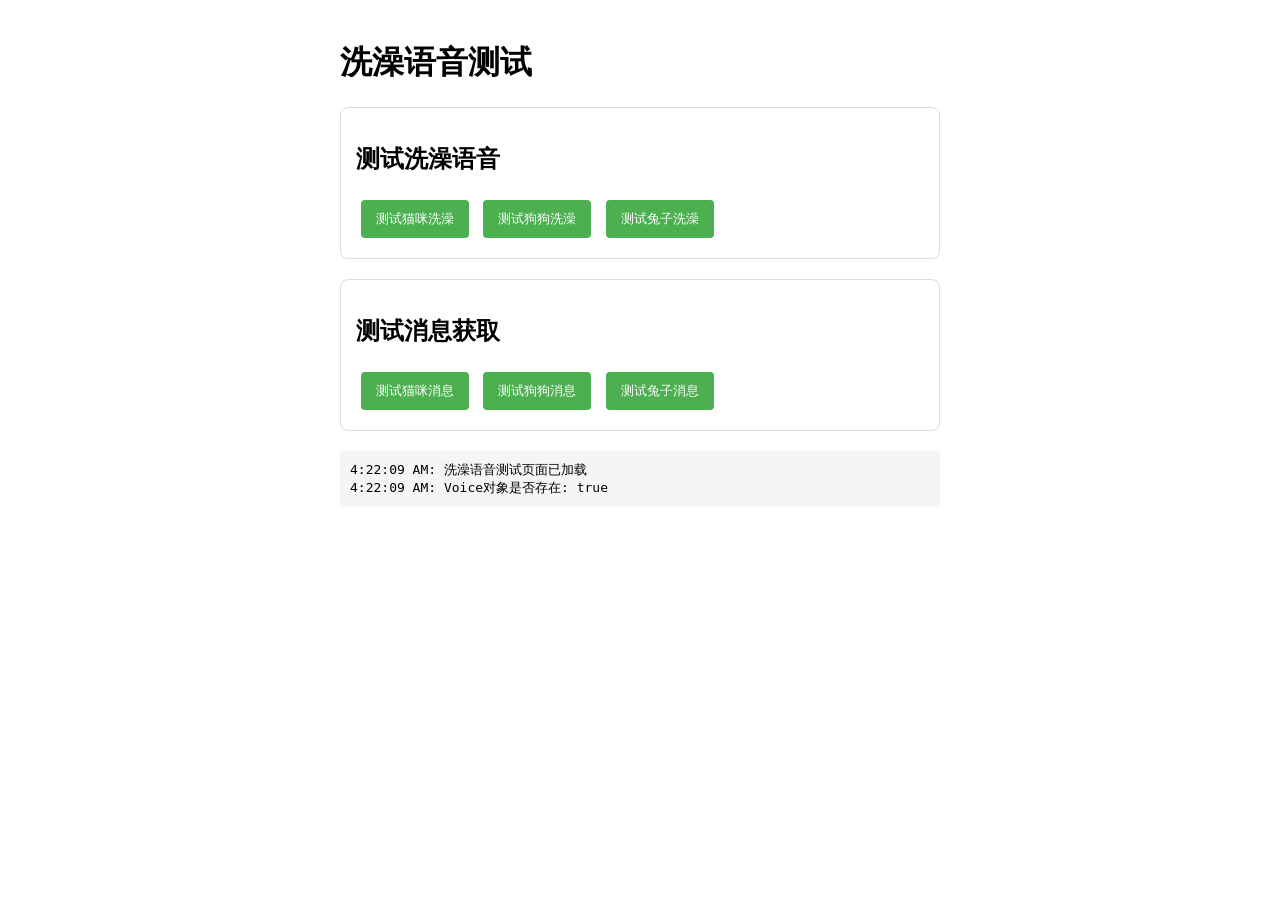
<file: test_bath_voice.html>
<!DOCTYPE html>
<html lang="zh-CN">
<head>
    <meta charset="UTF-8">
    <meta name="viewport" content="width=device-width, initial-scale=1.0">
    <title>洗澡语音测试</title>
    <style>
        body {
            font-family: Arial, sans-serif;
            max-width: 600px;
            margin: 0 auto;
            padding: 20px;
        }
        .test-section {
            margin: 20px 0;
            padding: 15px;
            border: 1px solid #ddd;
            border-radius: 8px;
        }
        button {
            margin: 5px;
            padding: 10px 15px;
            background-color: #4CAF50;
            color: white;
            border: none;
            border-radius: 4px;
            cursor: pointer;
        }
        button:hover {
            background-color: #45a049;
        }
        .log {
            margin-top: 20px;
            padding: 10px;
            background-color: #f5f5f5;
            border-radius: 4px;
            font-family: monospace;
            white-space: pre-wrap;
            max-height: 300px;
            overflow-y: auto;
        }
    </style>
</head>
<body>
    <h1>洗澡语音测试</h1>
    
    <div class="test-section">
        <h2>测试洗澡语音</h2>
        <button onclick="testBathVoice('cat')">测试猫咪洗澡</button>
        <button onclick="testBathVoice('dog')">测试狗狗洗澡</button>
        <button onclick="testBathVoice('rabbit')">测试兔子洗澡</button>
    </div>
    
    <div class="test-section">
        <h2>测试消息获取</h2>
        <button onclick="testMessageRetrieval('cat')">测试猫咪消息</button>
        <button onclick="testMessageRetrieval('dog')">测试狗狗消息</button>
        <button onclick="testMessageRetrieval('rabbit')">测试兔子消息</button>
    </div>
    
    <div class="log" id="log"></div>
    
    <script src="js/voice.js"></script>
    <script>
        function log(message) {
            const logElement = document.getElementById('log');
            logElement.textContent += new Date().toLocaleTimeString() + ': ' + message + '\n';
            logElement.scrollTop = logElement.scrollHeight;
        }
        
        function testBathVoice(petType) {
            log(`=== 测试 ${petType} 洗澡语音 ===`);
            
            // 测试获取洗澡消息
            const message = Voice.getRandomMessage(petType, 'clean');
            log(`获取到的消息: ${message}`);
            
            if (message) {
                // 测试文件名生成
                const filename = Voice.getFilename(message);
                log(`生成的文件名: ${filename}`);
                log(`音频路径: audio/${filename}`);
                
                // 测试语音播放
                log('开始播放语音...');
                Voice.speak(message).then(() => {
                    log('语音播放完成');
                });
            } else {
                log('错误：未获取到洗澡消息');
            }
        }
        
        function testMessageRetrieval(petType) {
            log(`=== 测试 ${petType} 消息获取 ===`);
            
            // 测试所有操作的消息
            const actions = ['feed', 'play', 'clean', 'sleep'];
            actions.forEach(action => {
                const message = Voice.getRandomMessage(petType, action);
                log(`${action}: ${message || '无消息'}`);
            });
        }
        
        // 页面加载完成后测试
        window.onload = function() {
            log('洗澡语音测试页面已加载');
            log('Voice对象是否存在: ' + (typeof Voice !== 'undefined'));
            if (Voice) {
                log('语音系统初始化: ' + Voice.init());
                log('使用本地音频: ' + Voice.useLocalAudio);
            }
        };
    </script>
</body>
</html>
</file>
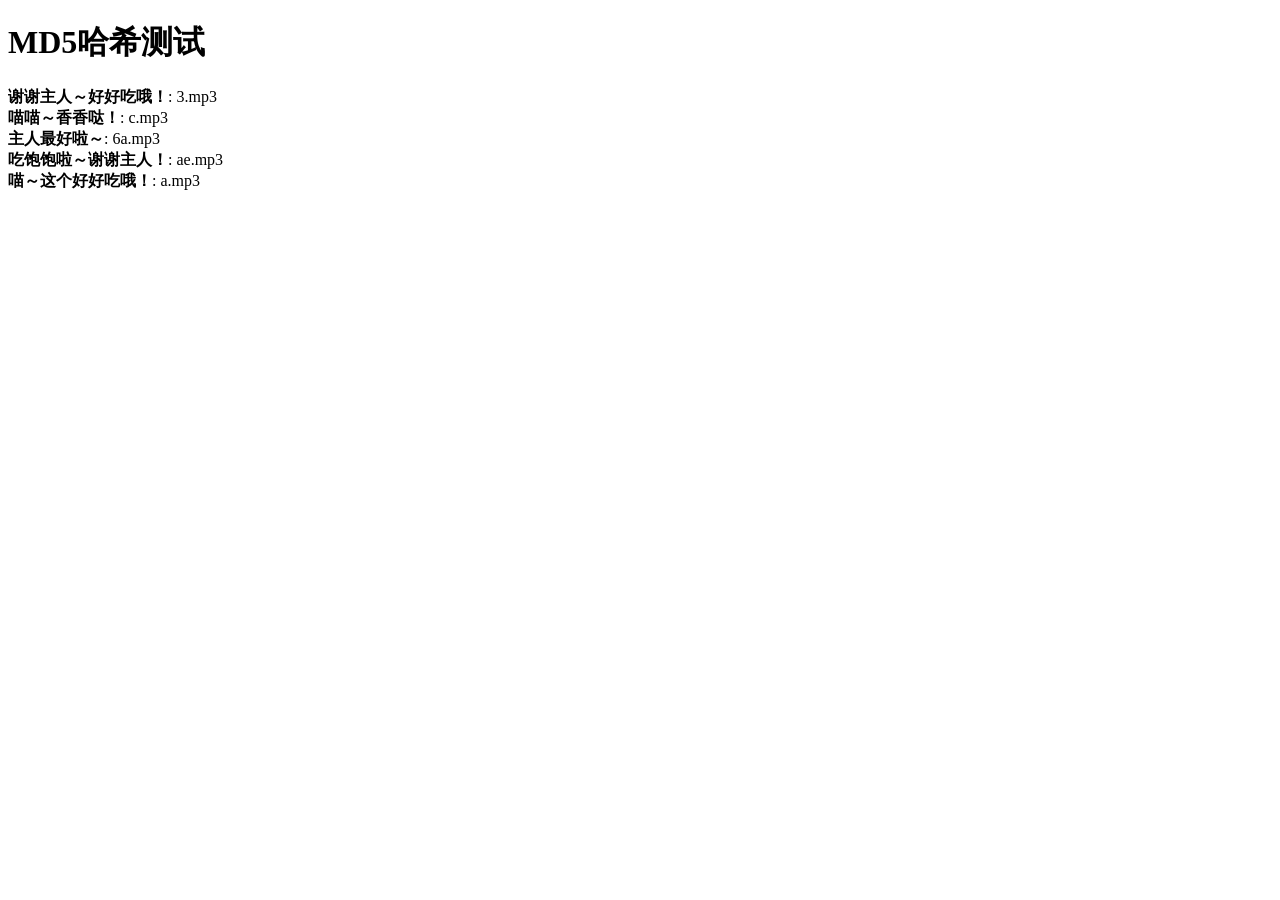
<file: test_md5.html>
<!DOCTYPE html>
<html lang="zh-CN">
<head>
    <meta charset="UTF-8">
    <meta name="viewport" content="width=device-width, initial-scale=1.0">
    <title>MD5测试</title>
</head>
<body>
    <h1>MD5哈希测试</h1>
    <div id="test-results"></div>
    
    <script>
    // MD5哈希函数
    function md5(str) {
        function rotateLeft(n, s) {
            return (n << s) | (n >>> (32 - s));
        }
        function addUnsigned(x, y) {
            var lsw = (x & 0xFFFF) + (y & 0xFFFF);
            var msw = (x >> 16) + (y >> 16) + (lsw >> 16);
            return (msw << 16) | (lsw & 0xFFFF);
        }
        function F(x, y, z) {
            return (x & y) | ((~x) & z);
        }
        function G(x, y, z) {
            return (x & z) | (y & (~z));
        }
        function H(x, y, z) {
            return x ^ y ^ z;
        }
        function I(x, y, z) {
            return y ^ (x | (~z));
        }
        function FF(a, b, c, d, x, s, ac) {
            a = addUnsigned(a, addUnsigned(addUnsigned(F(b, c, d), x), ac));
            return addUnsigned(rotateLeft(a, s), b);
        }
        function GG(a, b, c, d, x, s, ac) {
            a = addUnsigned(a, addUnsigned(addUnsigned(G(b, c, d), x), ac));
            return addUnsigned(rotateLeft(a, s), b);
        }
        function HH(a, b, c, d, x, s, ac) {
            a = addUnsigned(a, addUnsigned(addUnsigned(H(b, c, d), x), ac));
            return addUnsigned(rotateLeft(a, s), b);
        }
        function II(a, b, c, d, x, s, ac) {
            a = addUnsigned(a, addUnsigned(addUnsigned(I(b, c, d), x), ac));
            return addUnsigned(rotateLeft(a, s), b);
        }
        function convertToWordArray(str) {
            var wordArray = [];
            for (var i = 0; i < str.length * 8; i += 8) {
                wordArray.push(str.charCodeAt(i / 8) & 0xFF);
            }
            var length = wordArray.length * 8;
            wordArray.push(0x80);
            while (wordArray.length % 64 !== 56) wordArray.push(0);
            for (var i = 0; i < 8; i++) {
                wordArray.push((length >>> (8 * i)) & 0xFF);
            }
            return wordArray;
        }
        function wordToHex(word) {
            var hexTab = "0123456789abcdef";
            var str = "";
            for (var j = 3; j >= 0; j--) {
                str += hexTab.charAt((word >> (j * 8)) & 0xFF);
            }
            return str;
        }
        var x = [];
        var k, AA, BB, CC, DD, a, b, c, d;
        var S11=7, S12=12, S13=17, S14=22;
        var S21=5, S22=9, S23=14, S24=20;
        var S31=4, S32=11, S33=16, S34=23;
        var S41=6, S42=10, S43=15, S44=21;
        str = unescape(encodeURIComponent(str));
        x = convertToWordArray(str);
        a = 0x67452301;
        b = 0xEFCDAB89;
        c = 0x98BADCFE;
        d = 0x10325476;
        for (k = 0; k < x.length; k += 16) {
            AA = a; BB = b; CC = c; DD = d;
            a = FF(a, b, c, d, x[k+0], S11, 0xD76AA478);
            d = FF(d, a, b, c, x[k+1], S12, 0xE8C7B756);
            c = FF(c, d, a, b, x[k+2], S13, 0x242070DB);
            b = FF(b, c, d, a, x[k+3], S14, 0xC1BDCEEE);
            a = FF(a, b, c, d, x[k+4], S11, 0xF57C0FAF);
            d = FF(d, a, b, c, x[k+5], S12, 0x4787C62A);
            c = FF(c, d, a, b, x[k+6], S13, 0xA8304613);
            b = FF(b, c, d, a, x[k+7], S14, 0xFD469501);
            a = FF(a, b, c, d, x[k+8], S11, 0x698098D8);
            d = FF(d, a, b, c, x[k+9], S12, 0x8B44F7AF);
            c = FF(c, d, a, b, x[k+10], S13, 0xFFFF5BB1);
            b = FF(b, c, d, a, x[k+11], S14, 0x895CD7BE);
            a = FF(a, b, c, d, x[k+12], S11, 0x6B901122);
            d = FF(d, a, b, c, x[k+13], S12, 0xFD987193);
            c = FF(c, d, a, b, x[k+14], S13, 0xA679438E);
            b = FF(b, c, d, a, x[k+15], S14, 0x49B40821);
            a = GG(a, b, c, d, x[k+1], S21, 0xF61E2562);
            d = GG(d, a, b, c, x[k+6], S22, 0xC040B340);
            c = GG(c, d, a, b, x[k+11], S23, 0x265E5A51);
            b = GG(b, c, d, a, x[k+0], S24, 0xE9B6C7AA);
            a = GG(a, b, c, d, x[k+5], S21, 0xD62F105D);
            d = GG(d, a, b, c, x[k+10], S22, 0x02441453);
            c = GG(c, d, a, b, x[k+15], S23, 0xD8A1E681);
            b = GG(b, c, d, a, x[k+4], S24, 0xE7D3FBC8);
            a = GG(a, b, c, d, x[k+9], S21, 0x21E1Cde6);
            d = GG(d, a, b, c, x[k+14], S22, 0xC33707D6);
            c = GG(c, d, a, b, x[k+3], S23, 0xF4D50D87);
            b = GG(b, c, d, a, x[k+8], S24, 0x455A14ED);
            a = GG(a, b, c, d, x[k+13], S21, 0xA9E3E905);
            d = GG(d, a, b, c, x[k+2], S22, 0xFCEFA3F8);
            c = GG(c, d, a, b, x[k+7], S23, 0x676F02D9);
            b = GG(b, c, d, a, x[k+12], S24, 0x8D2A4C8A);
            a = HH(a, b, c, d, x[k+5], S31, 0xFFFA3942);
            d = HH(d, a, b, c, x[k+8], S32, 0x8771F681);
            c = HH(c, d, a, b, x[k+11], S33, 0x6D9D6122);
            b = HH(b, c, d, a, x[k+14], S34, 0xFDE5380C);
            a = HH(a, b, c, d, x[k+1], S31, 0xA4BEEA44);
            d = HH(d, a, b, c, x[k+4], S32, 0x4BDECFA9);
            c = HH(c, d, a, b, x[k+7], S33, 0xF6BB4B60);
            b = HH(b, c, d, a, x[k+10], S34, 0xBEBFBC70);
            a = HH(a, b, c, d, x[k+13], S31, 0x289B7EC6);
            d = HH(d, a, b, c, x[k+0], S32, 0xEAA127FA);
            c = HH(c, d, a, b, x[k+3], S33, 0xD4EF3085);
            b = HH(b, c, d, a, x[k+6], S34, 0x04881D05);
            a = HH(a, b, c, d, x[k+9], S31, 0xD9D4D039);
            d = HH(d, a, b, c, x[k+12], S32, 0xE6DB99E5);
            c = HH(c, d, a, b, x[k+15], S33, 0x1FA27CF8);
            b = HH(b, c, d, a, x[k+2], S34, 0xC4AC5665);
            a = II(a, b, c, d, x[k+0], S41, 0xF4292244);
            d = II(d, a, b, c, x[k+7], S42, 0x432AFF97);
            c = II(c, d, a, b, x[k+14], S43, 0xAB9423A7);
            b = II(b, c, d, a, x[k+5], S44, 0xFC93A039);
            a = II(a, b, c, d, x[k+12], S41, 0x655B59C3);
            d = II(d, a, b, c, x[k+3], S42, 0x8F0CCC92);
            c = II(c, d, a, b, x[k+10], S43, 0xFFEFF47D);
            b = II(b, c, d, a, x[k+1], S44, 0x85845DD1);
            a = II(a, b, c, d, x[k+8], S41, 0x6FA87E4F);
            d = II(d, a, b, c, x[k+15], S42, 0xFE2CE6E0);
            c = II(c, d, a, b, x[k+6], S43, 0xA3014314);
            b = II(b, c, d, a, x[k+13], S44, 0x4E0811A1);
            a = II(a, b, c, d, x[k+4], S41, 0xF7537E82);
            d = II(d, a, b, c, x[k+11], S42, 0xBD3AF235);
            c = II(c, d, a, b, x[k+2], S43, 0x2AD7D2BB);
            b = II(b, c, d, a, x[k+9], S44, 0xEB86D391);
            a = addUnsigned(a, AA);
            b = addUnsigned(b, BB);
            c = addUnsigned(c, CC);
            d = addUnsigned(d, DD);
        }
        return wordToHex(a) + wordToHex(b) + wordToHex(c) + wordToHex(d);
    }

    // 测试一些语音消息
    const testMessages = [
        '谢谢主人～好好吃哦！',
        '喵喵～香香哒！',
        '主人最好啦～',
        '吃饱饱啦～谢谢主人！',
        '喵～这个好好吃哦！'
    ];

    const resultsDiv = document.getElementById('test-results');
    
    testMessages.forEach(message => {
        const hash = md5(message);
        const filename = hash + '.mp3';
        const div = document.createElement('div');
        div.innerHTML = `<strong>${message}</strong>: ${filename}`;
        resultsDiv.appendChild(div);
    });
    </script>
</body>
</html>
</file>
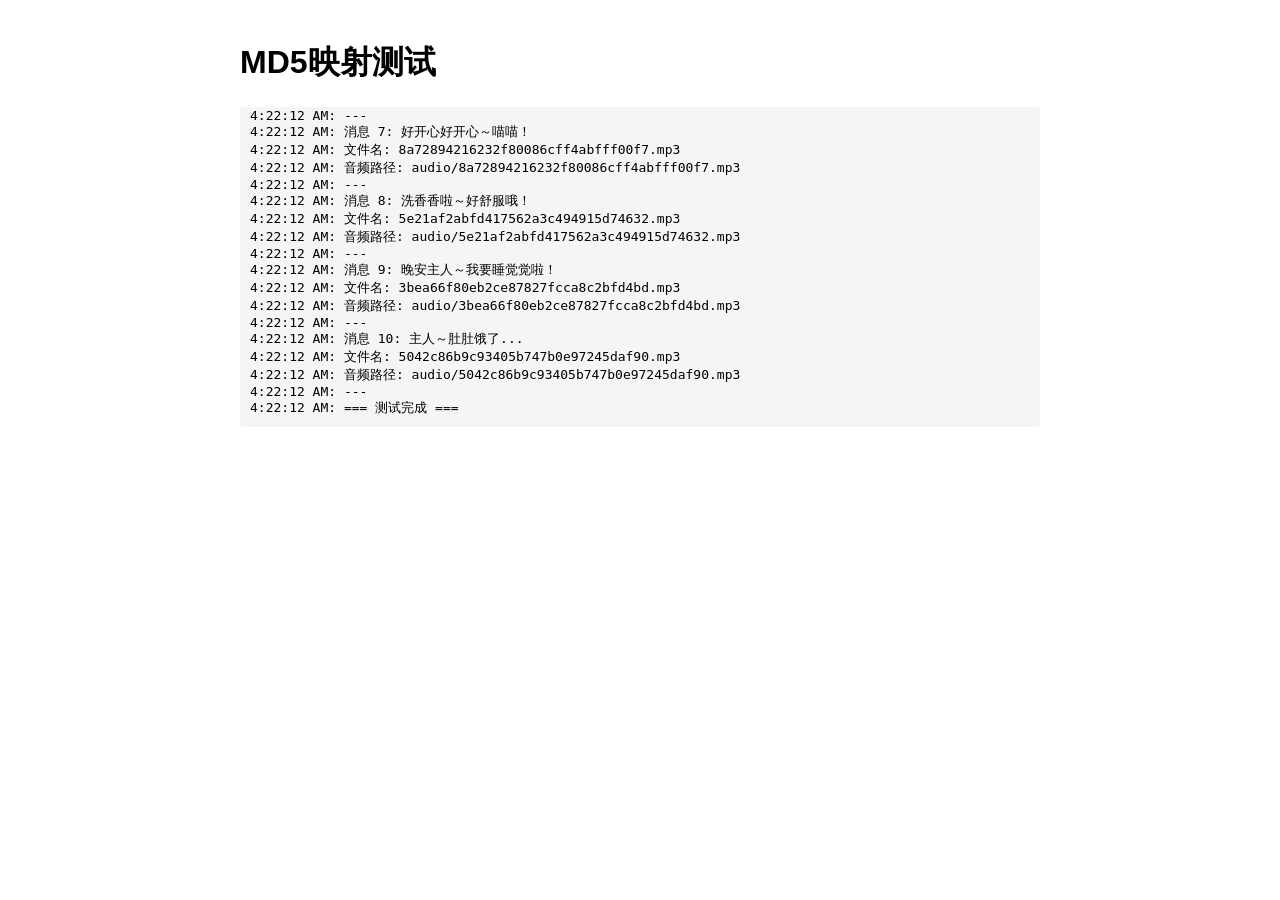
<file: test_md5_mapping.html>
<!DOCTYPE html>
<html lang="zh-CN">
<head>
    <meta charset="UTF-8">
    <meta name="viewport" content="width=device-width, initial-scale=1.0">
    <title>MD5映射测试</title>
    <style>
        body {
            font-family: Arial, sans-serif;
            max-width: 800px;
            margin: 0 auto;
            padding: 20px;
        }
        .test-result {
            margin: 10px 0;
            padding: 10px;
            border: 1px solid #ddd;
            border-radius: 4px;
        }
        .success {
            background-color: #d4edda;
            border-color: #c3e6cb;
        }
        .error {
            background-color: #f8d7da;
            border-color: #f5c6cb;
        }
        .log {
            margin-top: 20px;
            padding: 10px;
            background-color: #f5f5f5;
            border-radius: 4px;
            font-family: monospace;
            white-space: pre-wrap;
            max-height: 300px;
            overflow-y: auto;
        }
    </style>
</head>
<body>
    <h1>MD5映射测试</h1>
    
    <div class="log" id="log"></div>
    
    <script src="js/voice.js"></script>
    <script>
        function log(message) {
            const logElement = document.getElementById('log');
            logElement.textContent += new Date().toLocaleTimeString() + ': ' + message + '\n';
            logElement.scrollTop = logElement.scrollHeight;
        }
        
        function testMD5Mapping() {
            log('=== 测试MD5映射 ===');
            
            const testMessages = [
                '谢谢主人～好好吃哦！',
                '喵喵～香香哒！',
                '主人最好啦～',
                '吃饱饱啦～谢谢主人！',
                '喵～这个好好吃哦！',
                '主人喂我吃东西～好幸福！',
                '好开心好开心～喵喵！',
                '洗香香啦～好舒服哦！',
                '晚安主人～我要睡觉觉啦！',
                '主人～肚肚饿了...'
            ];
            
            testMessages.forEach((message, index) => {
                const filename = Voice.getFilename(message);
                log(`消息 ${index + 1}: ${message}`);
                log(`文件名: ${filename}`);
                log(`音频路径: audio/${filename}`);
                log('---');
            });
            
            log('=== 测试完成 ===');
        }
        
        // 页面加载完成后测试
        window.onload = function() {
            log('MD5映射测试页面已加载');
            log('Voice对象是否存在: ' + (typeof Voice !== 'undefined'));
            if (Voice) {
                testMD5Mapping();
            }
        };
    </script>
</body>
</html>
</file>
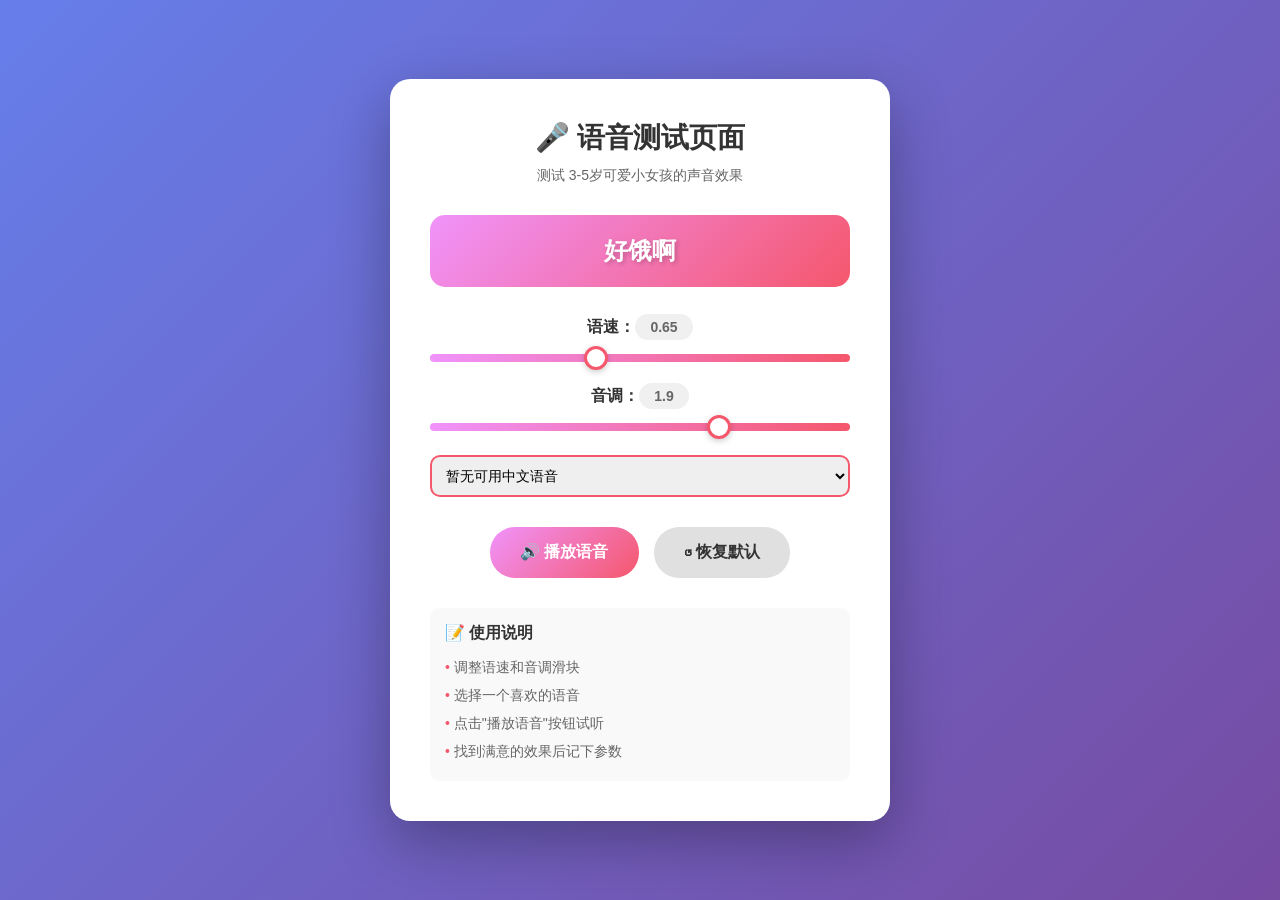
<file: test_voice.html>
<!DOCTYPE html>
<html lang="zh-CN">
<head>
    <meta charset="UTF-8">
    <meta name="viewport" content="width=device-width, initial-scale=1.0">
    <title>语音测试 - 好饿啊</title>
    <style>
        * {
            margin: 0;
            padding: 0;
            box-sizing: border-box;
        }

        body {
            font-family: 'Segoe UI', Tahoma, Geneva, Verdana, sans-serif;
            background: linear-gradient(135deg, #667eea 0%, #764ba2 100%);
            min-height: 100vh;
            display: flex;
            justify-content: center;
            align-items: center;
            padding: 20px;
        }

        .container {
            background: white;
            border-radius: 20px;
            padding: 40px;
            max-width: 500px;
            width: 100%;
            box-shadow: 0 20px 60px rgba(0, 0, 0, 0.3);
            text-align: center;
        }

        h1 {
            color: #333;
            margin-bottom: 10px;
            font-size: 28px;
        }

        .subtitle {
            color: #666;
            margin-bottom: 30px;
            font-size: 14px;
        }

        .text-display {
            background: linear-gradient(135deg, #f093fb 0%, #f5576c 100%);
            color: white;
            padding: 20px;
            border-radius: 15px;
            font-size: 24px;
            font-weight: bold;
            margin-bottom: 30px;
            text-shadow: 2px 2px 4px rgba(0, 0, 0, 0.2);
        }

        .controls {
            margin-bottom: 30px;
        }

        .control-group {
            margin-bottom: 20px;
        }

        .control-group label {
            display: block;
            margin-bottom: 10px;
            color: #333;
            font-weight: bold;
        }

        .control-group input[type="range"] {
            width: 100%;
            height: 8px;
            border-radius: 4px;
            background: linear-gradient(to right, #f093fb, #f5576c);
            outline: none;
            -webkit-appearance: none;
        }

        .control-group input[type="range"]::-webkit-slider-thumb {
            -webkit-appearance: none;
            width: 24px;
            height: 24px;
            border-radius: 50%;
            background: white;
            box-shadow: 0 2px 6px rgba(0, 0, 0, 0.2);
            cursor: pointer;
            border: 3px solid #f5576c;
        }

        .value-display {
            background: #f0f0f0;
            padding: 5px 15px;
            border-radius: 20px;
            font-size: 14px;
            color: #666;
        }

        .buttons {
            display: flex;
            gap: 15px;
            justify-content: center;
            flex-wrap: wrap;
        }

        .btn {
            padding: 15px 30px;
            border: none;
            border-radius: 25px;
            font-size: 16px;
            font-weight: bold;
            cursor: pointer;
            transition: all 0.3s ease;
        }

        .btn-play {
            background: linear-gradient(135deg, #f093fb 0%, #f5576c 100%);
            color: white;
        }

        .btn-play:hover {
            transform: scale(1.05);
            box-shadow: 0 10px 30px rgba(245, 87, 108, 0.4);
        }

        .btn-reset {
            background: #e0e0e0;
            color: #333;
        }

        .btn-reset:hover {
            background: #d0d0d0;
        }

        .info {
            margin-top: 30px;
            padding: 15px;
            background: #f9f9f9;
            border-radius: 10px;
            text-align: left;
        }

        .info h3 {
            color: #333;
            margin-bottom: 10px;
            font-size: 16px;
        }

        .info ul {
            list-style: none;
            padding-left: 0;
        }

        .info li {
            padding: 5px 0;
            color: #666;
            font-size: 14px;
        }

        .info li::before {
            content: "• ";
            color: #f5576c;
        }

        .voice-selector {
            margin-top: 20px;
        }

        .voice-selector select {
            width: 100%;
            padding: 10px;
            border: 2px solid #f5576c;
            border-radius: 10px;
            font-size: 14px;
            outline: none;
            cursor: pointer;
        }
    </style>
</head>
<body>
    <div class="container">
        <h1>🎤 语音测试页面</h1>
        <p class="subtitle">测试 3-5岁可爱小女孩的声音效果</p>

        <div class="text-display">
            好饿啊
        </div>

        <div class="controls">
            <div class="control-group">
                <label>
                    语速：<span id="rate-value" class="value-display">0.65</span>
                </label>
                <input type="range" id="rate-slider" min="0.3" max="1.2" step="0.05" value="0.65">
            </div>

            <div class="control-group">
                <label>
                    音调：<span id="pitch-value" class="value-display">1.9</span>
                </label>
                <input type="range" id="pitch-slider" min="0.5" max="2.5" step="0.1" value="1.9">
            </div>

            <div class="voice-selector">
                <select id="voice-select">
                    <option value="">正在加载语音列表...</option>
                </select>
            </div>
        </div>

        <div class="buttons">
            <button class="btn btn-play" id="play-btn">
                🔊 播放语音
            </button>
            <button class="btn btn-reset" id="reset-btn">
                ↺ 恢复默认
            </button>
        </div>

        <div class="info">
            <h3>📝 使用说明</h3>
            <ul>
                <li>调整语速和音调滑块</li>
                <li>选择一个喜欢的语音</li>
                <li>点击"播放语音"按钮试听</li>
                <li>找到满意的效果后记下参数</li>
            </ul>
        </div>
    </div>

    <script>
        const rateSlider = document.getElementById('rate-slider');
        const pitchSlider = document.getElementById('pitch-slider');
        const rateValue = document.getElementById('rate-value');
        const pitchValue = document.getElementById('pitch-value');
        const playBtn = document.getElementById('play-btn');
        const resetBtn = document.getElementById('reset-btn');
        const voiceSelect = document.getElementById('voice-select');

        let voices = [];
        let selectedVoice = null;

        function loadVoices() {
            voices = speechSynthesis.getVoices();
            
            const priorityList = [
                'xiaoxiao', '晓晓', 'yaoyao', '瑶瑶', 'xiaoyou', '晓悠',
                'xiao', '小', 'baby', '宝宝', 'child', '儿童', 'girl', '女孩',
                'huihui', '慧慧', 'xiaoyan', '小燕',
                'female', '女', '女声'
            ];

            voiceSelect.innerHTML = '';

            const sortedVoices = [...voices].sort((a, b) => {
                const aMatch = priorityList.findIndex(p => 
                    a.name.toLowerCase().includes(p.toLowerCase())
                );
                const bMatch = priorityList.findIndex(p => 
                    b.name.toLowerCase().includes(p.toLowerCase())
                );
                
                if (aMatch !== -1 && bMatch !== -1) return aMatch - bMatch;
                if (aMatch !== -1) return -1;
                if (bMatch !== -1) return 1;
                return 0;
            });

            sortedVoices.filter(v => v.lang.includes('zh') || v.lang.includes('CN'))
                .forEach((voice, index) => {
                    const option = document.createElement('option');
                    option.value = voices.indexOf(voice);
                    option.textContent = `${voice.name} (${voice.lang})`;
                    voiceSelect.appendChild(option);
                });

            if (voiceSelect.options.length === 0) {
                voiceSelect.innerHTML = '<option value="">暂无可用中文语音</option>';
            }
        }

        function speak(text) {
            speechSynthesis.cancel();

            const utterance = new SpeechSynthesisUtterance(text);
            utterance.lang = 'zh-CN';
            utterance.rate = parseFloat(rateSlider.value);
            utterance.pitch = parseFloat(pitchSlider.value);
            utterance.volume = 1.0;

            const voiceIndex = voiceSelect.value;
            if (voiceIndex !== '' && voices[voiceIndex]) {
                utterance.voice = voices[voiceIndex];
            }

            speechSynthesis.speak(utterance);
        }

        rateSlider.addEventListener('input', (e) => {
            rateValue.textContent = parseFloat(e.target.value).toFixed(2);
        });

        pitchSlider.addEventListener('input', (e) => {
            pitchValue.textContent = parseFloat(e.target.value).toFixed(1);
        });

        playBtn.addEventListener('click', () => {
            speak('好饿啊');
        });

        resetBtn.addEventListener('click', () => {
            rateSlider.value = 0.65;
            pitchSlider.value = 1.9;
            rateValue.textContent = '0.65';
            pitchValue.textContent = '1.9';
        });

        if (speechSynthesis.onvoiceschanged !== undefined) {
            speechSynthesis.onvoiceschanged = loadVoices;
        }
        loadVoices();

        document.body.addEventListener('click', () => {
            if (speechSynthesis.state === 'suspended') {
                speechSynthesis.resume();
            }
        }, { once: true });
    </script>
</body>
</html>
</file>
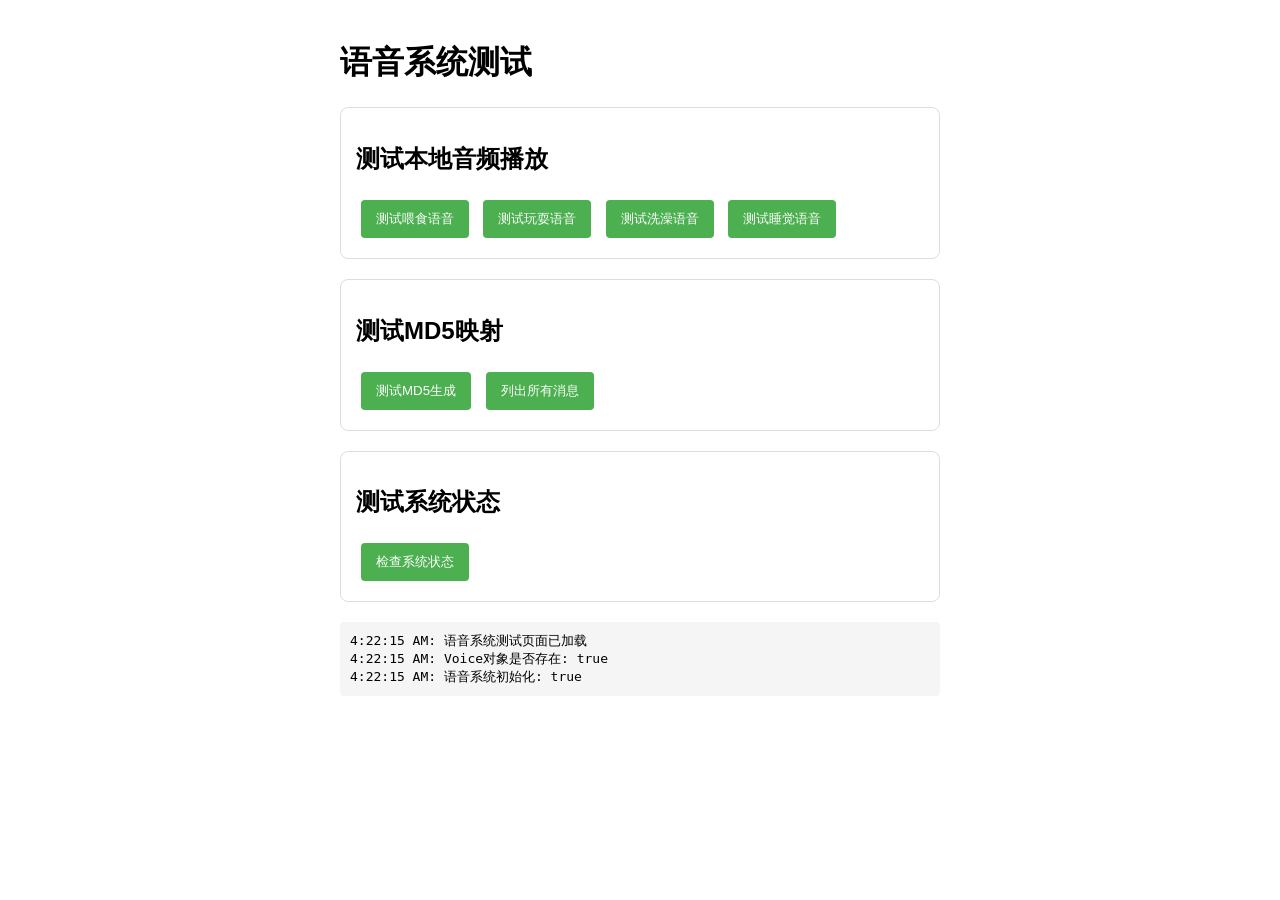
<file: test_voice_system.html>
<!DOCTYPE html>
<html lang="zh-CN">
<head>
    <meta charset="UTF-8">
    <meta name="viewport" content="width=device-width, initial-scale=1.0">
    <title>语音系统测试</title>
    <style>
        body {
            font-family: Arial, sans-serif;
            max-width: 600px;
            margin: 0 auto;
            padding: 20px;
        }
        .test-section {
            margin: 20px 0;
            padding: 15px;
            border: 1px solid #ddd;
            border-radius: 8px;
        }
        button {
            margin: 5px;
            padding: 10px 15px;
            background-color: #4CAF50;
            color: white;
            border: none;
            border-radius: 4px;
            cursor: pointer;
        }
        button:hover {
            background-color: #45a049;
        }
        .log {
            margin-top: 20px;
            padding: 10px;
            background-color: #f5f5f5;
            border-radius: 4px;
            font-family: monospace;
            white-space: pre-wrap;
        }
    </style>
</head>
<body>
    <h1>语音系统测试</h1>
    
    <div class="test-section">
        <h2>测试本地音频播放</h2>
        <button onclick="testVoice('谢谢主人～好好吃哦！')">测试喂食语音</button>
        <button onclick="testVoice('好开心好开心～喵喵！')">测试玩耍语音</button>
        <button onclick="testVoice('洗香香啦～好舒服哦！')">测试洗澡语音</button>
        <button onclick="testVoice('晚安主人～我要睡觉觉啦！')">测试睡觉语音</button>
    </div>
    
    <div class="test-section">
        <h2>测试MD5映射</h2>
        <button onclick="testMD5('谢谢主人～好好吃哦！')">测试MD5生成</button>
        <button onclick="listAllMessages()">列出所有消息</button>
    </div>
    
    <div class="test-section">
        <h2>测试系统状态</h2>
        <button onclick="testSystemStatus()">检查系统状态</button>
    </div>
    
    <div class="log" id="log"></div>
    
    <script src="js/storage.js"></script>
    <script src="js/voice.js"></script>
    <script>
        // 初始化语音系统
        Voice.init();
        
        function log(message) {
            const logElement = document.getElementById('log');
            logElement.textContent += new Date().toLocaleTimeString() + ': ' + message + '\n';
            logElement.scrollTop = logElement.scrollHeight;
        }
        
        function testVoice(text) {
            log('测试语音: ' + text);
            log('文件名: ' + Voice.getFilename(text));
            log('音频路径: audio/' + Voice.getFilename(text));
            Voice.speak(text).then(() => {
                log('语音播放完成');
            });
        }
        
        function testMD5(text) {
            const md5Hash = Voice.getFilename(text);
            log('文本: ' + text);
            log('MD5: ' + md5Hash);
        }
        
        function listAllMessages() {
            log('=== 所有语音消息 ===');
            
            for (const petType in Voice.messages) {
                log('\n宠物类型: ' + petType);
                for (const category in Voice.messages[petType]) {
                    log('  类别: ' + category);
                    Voice.messages[petType][category].forEach((message, index) => {
                        const filename = Voice.getFilename(message);
                        log('    ' + (index + 1) + '. ' + message + ' -> ' + filename);
                    });
                }
            }
        }
        
        function testSystemStatus() {
            log('=== 系统状态 ===');
            log('语音启用: ' + Voice.isEnabled());
            log('正在说话: ' + Voice.isSpeaking());
            log('使用本地音频: ' + Voice.useLocalAudio);
            log('首次交互: ' + Voice.isFirstInteraction);
        }
        
        // 页面加载完成后测试
        window.onload = function() {
            log('语音系统测试页面已加载');
            log('Voice对象是否存在: ' + (typeof Voice !== 'undefined'));
            if (Voice) {
                log('语音系统初始化: ' + Voice.init());
            }
        };
    </script>
</body>
</html>
</file>
<file: css/style.css>
* {
    margin: 0;
    padding: 0;
    box-sizing: border-box;
}

:root {
    --primary-pink: #FFB6C1;
    --primary-blue: #87CEEB;
    --primary-yellow: #FFE4B5;
    --primary-green: #98FB98;
    --primary-purple: #DDA0DD;
    --primary-orange: #FFDAB9;
    
    --bg-gradient-start: #FFF0F5;
    --bg-gradient-end: #E6E6FA;
    
    --text-dark: #5D4E6D;
    --text-light: #8B7B8B;
    
    --shadow-light: rgba(255, 182, 193, 0.3);
    --shadow-medium: rgba(135, 206, 235, 0.4);
    
    --border-radius: 20px;
    --border-radius-small: 12px;
    
    --font-family: 'Comic Sans MS', 'PingFang SC', 'Microsoft YaHei', sans-serif;
}

html, body {
    width: 100%;
    height: 100%;
    overflow: hidden;
}

body {
    font-family: var(--font-family);
    background: linear-gradient(135deg, var(--bg-gradient-start), var(--bg-gradient-end));
    color: var(--text-dark);
    line-height: 1.6;
    -webkit-tap-highlight-color: transparent;
    user-select: none;
}

#app {
    width: 100%;
    height: 100%;
    max-width: 480px;
    margin: 0 auto;
    position: relative;
    overflow: hidden;
}

.page {
    position: absolute;
    top: 0;
    left: 0;
    width: 100%;
    height: 100%;
    opacity: 0;
    visibility: hidden;
    transition: opacity 0.3s ease, visibility 0.3s ease;
    overflow-y: auto;
    -webkit-overflow-scrolling: touch;
}

.page.active {
    opacity: 1;
    visibility: visible;
}

/* 首页样式 */
.home-container {
    display: flex;
    flex-direction: column;
    align-items: center;
    justify-content: center;
    min-height: 100%;
    padding: 20px;
}

.logo-area {
    text-align: center;
    margin-bottom: 40px;
}

.title {
    font-size: 36px;
    color: var(--primary-pink);
    text-shadow: 2px 2px 4px var(--shadow-light);
    margin-bottom: 10px;
    animation: bounce 2s infinite;
}

.subtitle {
    font-size: 18px;
    color: var(--text-light);
}

.pet-selection {
    display: flex;
    flex-direction: column;
    gap: 20px;
    width: 100%;
    max-width: 320px;
}

.pet-card {
    background: white;
    border-radius: var(--border-radius);
    padding: 20px;
    display: flex;
    align-items: center;
    gap: 20px;
    cursor: pointer;
    box-shadow: 0 4px 15px var(--shadow-light);
    transition: transform 0.3s ease, box-shadow 0.3s ease;
    border: 3px solid transparent;
}

.pet-card:hover {
    transform: translateY(-5px);
    box-shadow: 0 8px 25px var(--shadow-medium);
}

.pet-card:active {
    transform: scale(0.98);
}

.pet-card.selected {
    border-color: var(--primary-pink);
    background: linear-gradient(135deg, #FFF, #FFF0F5);
}

.pet-preview {
    width: 80px;
    height: 80px;
    border-radius: 50%;
    display: flex;
    align-items: center;
    justify-content: center;
    flex-shrink: 0;
}

.pet-info h3 {
    font-size: 20px;
    margin-bottom: 5px;
    color: var(--text-dark);
}

.pet-info p {
    font-size: 14px;
    color: var(--text-light);
}

/* 主界面样式 */
.main-container {
    display: flex;
    flex-direction: column;
    height: 100%;
    padding: 15px;
}

.top-bar {
    display: flex;
    justify-content: space-between;
    align-items: center;
    padding: 10px 15px;
    background: white;
    border-radius: var(--border-radius-small);
    box-shadow: 0 2px 10px var(--shadow-light);
    margin-bottom: 15px;
}

.coins {
    display: flex;
    align-items: center;
    gap: 8px;
    font-size: 18px;
    font-weight: bold;
    color: var(--primary-orange);
}

.coin-icon {
    font-size: 24px;
}

.day-counter {
    font-size: 16px;
    color: var(--text-light);
}

.pet-area {
    flex: 1;
    display: flex;
    flex-direction: column;
    align-items: center;
    justify-content: center;
    position: relative;
    min-height: 200px;
}

.pet-container {
    position: relative;
    width: 200px;
    height: 200px;
    display: flex;
    align-items: center;
    justify-content: center;
}

.pet-sprite {
    width: 150px;
    height: 150px;
    position: relative;
}

.pet-status-emoji {
    position: absolute;
    top: 10px;
    right: 10px;
    font-size: 40px;
    animation: float 3s ease-in-out infinite;
}

.pet-name-display {
    margin-top: 15px;
    padding: 8px 25px;
    background: white;
    border-radius: 20px;
    box-shadow: 0 2px 10px var(--shadow-light);
    font-size: 18px;
    font-weight: bold;
    color: var(--text-dark);
}

/* 状态栏样式 */
.status-bars {
    background: white;
    border-radius: var(--border-radius);
    padding: 15px;
    margin-bottom: 15px;
    box-shadow: 0 2px 10px var(--shadow-light);
}

.status-item {
    display: flex;
    align-items: center;
    gap: 10px;
    margin-bottom: 12px;
}

.status-item:last-child {
    margin-bottom: 0;
}

.status-icon {
    font-size: 24px;
    width: 35px;
    text-align: center;
}

.status-bar-container {
    flex: 1;
    display: flex;
    align-items: center;
    gap: 10px;
}

.status-label {
    font-size: 14px;
    color: var(--text-light);
    width: 50px;
}

.status-bar {
    flex: 1;
    height: 20px;
    background: #f0f0f0;
    border-radius: 10px;
    overflow: hidden;
    position: relative;
}

.status-fill {
    height: 100%;
    border-radius: 10px;
    transition: width 0.5s ease, background-color 0.3s ease;
    position: relative;
    overflow: hidden;
}

.status-fill::after {
    content: '';
    position: absolute;
    top: 0;
    left: 0;
    right: 0;
    bottom: 0;
    background: linear-gradient(90deg, transparent, rgba(255,255,255,0.3), transparent);
    animation: shimmer 2s infinite;
}

.hunger-fill {
    background: linear-gradient(90deg, #FFB6C1, #FF69B4);
}

.mood-fill {
    background: linear-gradient(90deg, #87CEEB, #00BFFF);
}

.clean-fill {
    background: linear-gradient(90deg, #98FB98, #32CD32);
}

.energy-fill {
    background: linear-gradient(90deg, #DDA0DD, #BA55D3);
}

.status-value {
    font-size: 14px;
    font-weight: bold;
    color: var(--text-dark);
    width: 35px;
    text-align: right;
}

/* 操作按钮样式 */
.action-buttons {
    display: grid;
    grid-template-columns: repeat(4, 1fr);
    gap: 10px;
    margin-bottom: 15px;
}

.action-btn {
    background: white;
    border: none;
    border-radius: var(--border-radius-small);
    padding: 15px 10px;
    display: flex;
    flex-direction: column;
    align-items: center;
    gap: 8px;
    cursor: pointer;
    box-shadow: 0 2px 10px var(--shadow-light);
    transition: transform 0.2s ease, box-shadow 0.2s ease;
}

.action-btn:hover {
    transform: translateY(-3px);
    box-shadow: 0 4px 15px var(--shadow-medium);
}

.action-btn:active {
    transform: scale(0.95);
}

.action-btn:disabled {
    opacity: 0.5;
    cursor: not-allowed;
    transform: none;
}

.btn-icon {
    font-size: 32px;
}

.btn-text {
    font-size: 14px;
    color: var(--text-dark);
    font-weight: bold;
}

.feed-btn:hover {
    background: linear-gradient(135deg, #FFF, #FFF0F5);
}

.play-btn:hover {
    background: linear-gradient(135deg, #FFF, #F0F8FF);
}

.clean-btn:hover {
    background: linear-gradient(135deg, #FFF, #F0FFF0);
}

.sleep-btn:hover {
    background: linear-gradient(135deg, #FFF, #F8F0FF);
}

/* 语音控制样式 */
.voice-control {
    display: flex;
    justify-content: center;
    margin-bottom: 10px;
}

.voice-btn {
    background: white;
    border: none;
    border-radius: 50%;
    width: 50px;
    height: 50px;
    display: flex;
    align-items: center;
    justify-content: center;
    cursor: pointer;
    box-shadow: 0 2px 10px var(--shadow-light);
    transition: transform 0.2s ease, box-shadow 0.2s ease;
}

.voice-btn:hover {
    transform: scale(1.1);
    box-shadow: 0 4px 15px var(--shadow-medium);
}

.voice-btn:active {
    transform: scale(0.95);
}

.voice-icon {
    font-size: 24px;
}

.voice-btn.disabled {
    opacity: 0.5;
}

/* 底部导航样式 */
.bottom-nav {
    display: flex;
    justify-content: space-around;
    background: white;
    border-radius: var(--border-radius-small);
    padding: 10px;
    box-shadow: 0 -2px 10px var(--shadow-light);
}

.nav-btn {
    background: none;
    border: none;
    display: flex;
    flex-direction: column;
    align-items: center;
    gap: 5px;
    cursor: pointer;
    padding: 8px 20px;
    border-radius: var(--border-radius-small);
    transition: background 0.3s ease;
}

.nav-btn:hover {
    background: var(--bg-gradient-start);
}

.nav-btn.active {
    background: var(--primary-pink);
}

.nav-icon {
    font-size: 24px;
}

.nav-text {
    font-size: 12px;
    color: var(--text-dark);
    font-weight: bold;
}

/* 商店页面样式 */
.shop-container, .achievements-container {
    padding: 15px;
}

.page-header {
    display: flex;
    align-items: center;
    justify-content: space-between;
    margin-bottom: 20px;
    padding-bottom: 15px;
    border-bottom: 2px solid var(--primary-pink);
}

.back-btn {
    background: white;
    border: none;
    padding: 8px 15px;
    border-radius: var(--border-radius-small);
    cursor: pointer;
    font-size: 16px;
    color: var(--text-dark);
    box-shadow: 0 2px 8px var(--shadow-light);
    transition: transform 0.2s ease;
}

.back-btn:hover {
    transform: translateX(-3px);
}

.page-header h2 {
    font-size: 24px;
    color: var(--text-dark);
}

.shop-categories {
    display: flex;
    gap: 10px;
    margin-bottom: 20px;
}

.category-btn {
    flex: 1;
    background: white;
    border: 2px solid transparent;
    padding: 10px;
    border-radius: var(--border-radius-small);
    cursor: pointer;
    font-size: 16px;
    font-weight: bold;
    color: var(--text-light);
    transition: all 0.3s ease;
}

.category-btn:hover {
    border-color: var(--primary-pink);
}

.category-btn.active {
    background: var(--primary-pink);
    color: white;
    border-color: var(--primary-pink);
}

.shop-items {
    display: grid;
    grid-template-columns: repeat(2, 1fr);
    gap: 15px;
}

.shop-item {
    background: white;
    border-radius: var(--border-radius-small);
    padding: 15px;
    text-align: center;
    box-shadow: 0 2px 10px var(--shadow-light);
    cursor: pointer;
    transition: transform 0.2s ease;
}

.shop-item:hover {
    transform: translateY(-3px);
}

.shop-item-icon {
    font-size: 48px;
    margin-bottom: 10px;
}

.shop-item-name {
    font-size: 16px;
    font-weight: bold;
    color: var(--text-dark);
    margin-bottom: 5px;
}

.shop-item-price {
    font-size: 14px;
    color: var(--primary-orange);
    font-weight: bold;
}

.shop-item.owned {
    opacity: 0.6;
    background: #f0f0f0;
}

/* 成就页面样式 */
.stats-summary {
    display: grid;
    grid-template-columns: repeat(3, 1fr);
    gap: 10px;
    margin-bottom: 20px;
}

.stat-card {
    background: white;
    border-radius: var(--border-radius-small);
    padding: 15px;
    text-align: center;
    box-shadow: 0 2px 10px var(--shadow-light);
}

.stat-icon {
    font-size: 32px;
    margin-bottom: 8px;
}

.stat-value {
    font-size: 24px;
    font-weight: bold;
    color: var(--text-dark);
}

.stat-label {
    font-size: 12px;
    color: var(--text-light);
}

.achievements-list {
    display: flex;
    flex-direction: column;
    gap: 15px;
}

.achievement-item {
    background: white;
    border-radius: var(--border-radius-small);
    padding: 15px;
    display: flex;
    align-items: center;
    gap: 15px;
    box-shadow: 0 2px 10px var(--shadow-light);
    transition: transform 0.2s ease;
}

.achievement-item:hover {
    transform: translateX(5px);
}

.achievement-item.locked {
    opacity: 0.5;
    filter: grayscale(1);
}

.achievement-icon {
    font-size: 40px;
    width: 60px;
    text-align: center;
}

.achievement-info {
    flex: 1;
}

.achievement-name {
    font-size: 16px;
    font-weight: bold;
    color: var(--text-dark);
    margin-bottom: 5px;
}

.achievement-desc {
    font-size: 12px;
    color: var(--text-light);
}

.achievement-badge {
    font-size: 24px;
}

/* 消息提示样式 */
.message-toast {
    position: fixed;
    bottom: 100px;
    left: 50%;
    transform: translateX(-50%) translateY(100px);
    background: rgba(93, 78, 109, 0.9);
    color: white;
    padding: 12px 25px;
    border-radius: 25px;
    font-size: 16px;
    font-weight: bold;
    opacity: 0;
    transition: all 0.3s ease;
    z-index: 1000;
    white-space: nowrap;
}

.message-toast.show {
    transform: translateX(-50%) translateY(0);
    opacity: 1;
}

/* 弹窗样式 */
.modal {
    position: fixed;
    top: 0;
    left: 0;
    width: 100%;
    height: 100%;
    background: rgba(0, 0, 0, 0.5);
    display: flex;
    align-items: center;
    justify-content: center;
    opacity: 0;
    visibility: hidden;
    transition: opacity 0.3s ease, visibility 0.3s ease;
    z-index: 2000;
}

.modal.show {
    opacity: 1;
    visibility: visible;
}

.modal-content {
    background: white;
    border-radius: var(--border-radius);
    padding: 25px;
    max-width: 320px;
    width: 90%;
    text-align: center;
    box-shadow: 0 10px 30px rgba(0, 0, 0, 0.3);
    animation: popIn 0.3s ease;
}

.modal-content h3 {
    font-size: 20px;
    color: var(--text-dark);
    margin-bottom: 15px;
}

.modal-content p {
    font-size: 16px;
    color: var(--text-light);
    margin-bottom: 20px;
}

.settings-content {
    max-width: 360px;
}

.settings-section {
    text-align: left;
    margin-bottom: 20px;
}

.settings-desc {
    font-size: 14px;
    color: var(--text-light);
    margin-bottom: 15px;
}

.setting-item {
    margin-bottom: 12px;
}

.setting-item label {
    display: block;
    font-size: 14px;
    color: var(--text-dark);
    margin-bottom: 5px;
    font-weight: bold;
}

.setting-item input {
    width: 100%;
    padding: 10px;
    border: 2px solid var(--primary-pink);
    border-radius: var(--border-radius-small);
    font-size: 14px;
    font-family: var(--font-family);
    box-sizing: border-box;
}

.setting-item input:focus {
    outline: none;
    border-color: var(--primary-blue);
}

.settings-tip {
    font-size: 12px;
    color: var(--primary-pink);
    margin-top: 10px;
}

.modal-buttons {
    display: flex;
    gap: 15px;
    justify-content: center;
}

.modal-btn {
    padding: 10px 25px;
    border: none;
    border-radius: var(--border-radius-small);
    cursor: pointer;
    font-size: 16px;
    font-weight: bold;
    transition: transform 0.2s ease;
}

.modal-btn:hover {
    transform: scale(1.05);
}

.cancel-btn {
    background: #f0f0f0;
    color: var(--text-light);
}

.confirm-btn {
    background: var(--primary-pink);
    color: white;
}

/* 响应式设计 */
@media (max-width: 380px) {
    .title {
        font-size: 28px;
    }
    
    .action-buttons {
        grid-template-columns: repeat(2, 1fr);
    }
    
    .status-label {
        width: 40px;
        font-size: 12px;
    }
}

@media (min-width: 481px) {
    .pet-selection {
        flex-direction: row;
        flex-wrap: wrap;
        justify-content: center;
        max-width: 100%;
    }
    
    .pet-card {
        width: 280px;
    }
}

/* 语音设置面板样式 */
.voice-settings-section {
    margin-top: 20px;
    padding-top: 15px;
    border-top: 1px solid #f0f0f0;
}

.voice-settings-section h4 {
    font-size: 16px;
    color: var(--text-dark);
    margin-bottom: 15px;
}

.slider-container {
    margin-bottom: 20px;
    text-align: left;
}

.slider-container label {
    display: block;
    font-size: 14px;
    color: var(--text-dark);
    margin-bottom: 8px;
}

.slider-container input[type="range"] {
    width: 100%;
    height: 8px;
    border-radius: 4px;
    background: linear-gradient(to right, var(--primary-pink), var(--primary-blue));
    outline: none;
    -webkit-appearance: none;
}

.slider-container input[type="range"]::-webkit-slider-thumb {
    -webkit-appearance: none;
    width: 24px;
    height: 24px;
    border-radius: 50%;
    background: white;
    box-shadow: 0 2px 6px rgba(0, 0, 0, 0.2);
    cursor: pointer;
    border: 3px solid var(--primary-pink);
}

.test-buttons {
    display: flex;
    gap: 10px;
    margin-top: 20px;
}

.test-btn {
    flex: 1;
    padding: 10px 15px;
    border: none;
    border-radius: var(--border-radius-small);
    cursor: pointer;
    font-size: 14px;
    font-weight: bold;
    transition: transform 0.2s ease, background 0.2s ease;
    background: var(--primary-pink);
    color: white;
}

.test-btn:hover {
    transform: scale(1.05);
}

.test-btn.reset {
    background: var(--text-light);
}

.voice-list-section {
    margin-top: 20px;
    text-align: left;
}

.voice-list-section h5 {
    font-size: 14px;
    color: var(--text-dark);
    margin-bottom: 10px;
}

.voice-list {
    max-height: 200px;
    overflow-y: auto;
    background: #f9f9f9;
    border-radius: var(--border-radius-small);
    padding: 10px;
}

.voice-item {
    padding: 8px 10px;
    margin-bottom: 5px;
    background: white;
    border-radius: 6px;
    font-size: 12px;
    cursor: pointer;
    transition: background 0.2s ease;
}

.voice-item:hover {
    background: var(--primary-pink);
    color: white;
}

.voice-item.selected {
    background: var(--primary-blue);
    color: white;
}
</file>
<file: css/animations.css>
@keyframes bounce {
    0%, 60%, 100% {
        transform: translateY(0);
    }
    30% {
        transform: translateY(-10px);
    }
}

@keyframes float {
    0%, 100% {
        transform: translateY(0);
    }
    50% {
        transform: translateY(-10px);
    }
}

@keyframes shimmer {
    0% {
        transform: translateX(-100%);
    }
    100% {
        transform: translateX(100%);
    }
}

@keyframes popIn {
    0% {
        transform: scale(0.8);
        opacity: 0;
    }
    100% {
        transform: scale(1);
        opacity: 1;
    }
}

@keyframes shake {
    0%, 100% {
        transform: translateX(0);
    }
    10%, 30%, 50%, 70%, 90% {
        transform: translateX(-5px);
    }
    20%, 40%, 60%, 80% {
        transform: translateX(5px);
    }
}

@keyframes pulse {
    0%, 100% {
        transform: scale(1);
    }
    50% {
        transform: scale(1.1);
    }
}

@keyframes heartBeat {
    0%, 100% {
        transform: scale(1);
    }
    14% {
        transform: scale(1.3);
    }
    28% {
        transform: scale(1);
    }
    42% {
        transform: scale(1.3);
    }
    70% {
        transform: scale(1);
    }
}

@keyframes swing {
    20% {
        transform: rotate(15deg);
    }
    40% {
        transform: rotate(-10deg);
    }
    60% {
        transform: rotate(5deg);
    }
    80% {
        transform: rotate(-5deg);
    }
    100% {
        transform: rotate(0deg);
    }
}

@keyframes fadeIn {
    from {
        opacity: 0;
    }
    to {
        opacity: 1;
    }
}

@keyframes slideUp {
    from {
        transform: translateY(20px);
        opacity: 0;
    }
    to {
        transform: translateY(0);
        opacity: 1;
    }
}

@keyframes rotate {
    from {
        transform: rotate(0deg);
    }
    to {
        transform: rotate(360deg);
    }
}

@keyframes jump {
    0%, 100% {
        transform: translateY(0) scale(1, 1);
    }
    30% {
        transform: translateY(-30px) scale(0.9, 1.1);
    }
    50% {
        transform: translateY(-40px) scale(1, 1);
    }
    80% {
        transform: translateY(0) scale(1.1, 0.9);
    }
}

@keyframes wiggle {
    0%, 100% {
        transform: rotate(0deg);
    }
    25% {
        transform: rotate(-10deg);
    }
    75% {
        transform: rotate(10deg);
    }
}

@keyframes sparkle {
    0%, 100% {
        opacity: 1;
        transform: scale(1);
    }
    50% {
        opacity: 0.5;
        transform: scale(1.2);
    }
}

@keyframes sleep {
    0%, 100% {
        transform: translateY(0);
    }
    50% {
        transform: translateY(3px);
    }
}

@keyframes eat {
    0%, 100% {
        transform: scale(1);
    }
    25% {
        transform: scale(1.1) rotate(-5deg);
    }
    50% {
        transform: scale(0.95);
    }
    75% {
        transform: scale(1.1) rotate(5deg);
    }
}

@keyframes bath {
    0%, 100% {
        transform: rotate(0deg);
    }
    25% {
        transform: rotate(-15deg);
    }
    75% {
        transform: rotate(15deg);
    }
}

@keyframes play {
    0% {
        transform: translateX(0) rotate(0deg);
    }
    25% {
        transform: translateX(-20px) rotate(-10deg);
    }
    50% {
        transform: translateX(0) rotate(0deg);
    }
    75% {
        transform: translateX(20px) rotate(10deg);
    }
    100% {
        transform: translateX(0) rotate(0deg);
    }
}

.animate-bounce {
    animation: bounce 1s infinite;
}

.animate-float {
    animation: float 3s ease-in-out infinite;
}

.animate-shake {
    animation: shake 0.5s;
}

.animate-pulse {
    animation: pulse 1s infinite;
}

.animate-heartBeat {
    animation: heartBeat 1.5s infinite;
}

.animate-swing {
    animation: swing 1s ease-in-out;
}

.animate-fadeIn {
    animation: fadeIn 0.5s ease;
}

.animate-slideUp {
    animation: slideUp 0.5s ease;
}

.animate-rotate {
    animation: rotate 1s linear infinite;
}

.animate-jump {
    animation: jump 1s ease;
}

.animate-wiggle {
    animation: wiggle 0.5s ease-in-out infinite;
}

.animate-sparkle {
    animation: sparkle 1s infinite;
}

.animate-sleep {
    animation: sleep 2s ease-in-out infinite;
}

.animate-eat {
    animation: eat 0.8s ease;
}

.animate-bath {
    animation: bath 1s ease-in-out;
}

.animate-play {
    animation: play 1.5s ease-in-out;
}
</file>
<file: css/pets.css>
.pet-body {
    position: relative;
    width: 100%;
    height: 100%;
}

/* 猫咪样式 */
.cat-preview .pet-body,
.pet-container.cat .pet-sprite {
    position: relative;
}

.cat-preview .pet-body::before {
    content: '';
    position: absolute;
    width: 60px;
    height: 50px;
    background: linear-gradient(135deg, #FFB6C1, #FFC0CB);
    border-radius: 50% 50% 45% 45%;
    top: 50%;
    left: 50%;
    transform: translate(-50%, -50%);
}

.cat-preview .pet-body::after {
    content: '';
    position: absolute;
    width: 0;
    height: 0;
    border-left: 12px solid transparent;
    border-right: 12px solid transparent;
    border-bottom: 20px solid #FFB6C1;
    top: 8px;
    left: 50%;
    transform: translateX(-50%);
    box-shadow: -20px 0 0 #FFB6C1, 20px 0 0 #FFB6C1;
}

.pet-container.cat .pet-sprite {
    width: 150px;
    height: 150px;
}

.pet-container.cat .pet-sprite::before {
    content: '🐱';
    font-size: 120px;
    position: absolute;
    top: 50%;
    left: 50%;
    transform: translate(-50%, -50%);
}

.pet-container.cat.happy .pet-sprite::before {
    content: '😺';
}

.pet-container.cat.sad .pet-sprite::before {
    content: '😿';
}

.pet-container.cat.hungry .pet-sprite::before {
    content: '🙀';
}

.pet-container.cat.tired .pet-sprite::before {
    content: '😸';
}

.pet-container.cat.sleeping .pet-sprite::before {
    content: '😴';
}

/* 狗狗样式 */
.dog-preview .pet-body::before {
    content: '';
    position: absolute;
    width: 60px;
    height: 50px;
    background: linear-gradient(135deg, #DEB887, #D2B48C);
    border-radius: 50% 50% 45% 45%;
    top: 50%;
    left: 50%;
    transform: translate(-50%, -50%);
}

.dog-preview .pet-body::after {
    content: '';
    position: absolute;
    width: 15px;
    height: 25px;
    background: #DEB887;
    border-radius: 50% 50% 0 0;
    top: 5px;
    left: 50%;
    transform: translateX(-50%);
    box-shadow: -18px 5px 0 #DEB887, 18px 5px 0 #DEB887;
}

.pet-container.dog .pet-sprite {
    width: 150px;
    height: 150px;
}

.pet-container.dog .pet-sprite::before {
    content: '🐕';
    font-size: 120px;
    position: absolute;
    top: 50%;
    left: 50%;
    transform: translate(-50%, -50%);
}

.pet-container.dog.happy .pet-sprite::before {
    content: '🐶';
}

.pet-container.dog.sad .pet-sprite::before {
    content: '🐕';
}

.pet-container.dog.hungry .pet-sprite::before {
    content: '🦮';
}

.pet-container.dog.tired .pet-sprite::before {
    content: '🐕';
}

.pet-container.dog.sleeping .pet-sprite::before {
    content: '😴';
}

/* 兔子样式 */
.rabbit-preview .pet-body::before {
    content: '';
    position: absolute;
    width: 55px;
    height: 45px;
    background: linear-gradient(135deg, #FFF, #F5F5F5);
    border-radius: 50% 50% 45% 45%;
    top: 50%;
    left: 50%;
    transform: translate(-50%, -40%);
}

.rabbit-preview .pet-body::after {
    content: '';
    position: absolute;
    width: 12px;
    height: 30px;
    background: #FFF;
    border-radius: 50%;
    top: 2px;
    left: 50%;
    transform: translateX(-50%);
    box-shadow: -15px 0 0 #FFB6C1, 15px 0 0 #FFB6C1;
}

.pet-container.rabbit .pet-sprite {
    width: 150px;
    height: 150px;
}

.pet-container.rabbit .pet-sprite::before {
    content: '🐰';
    font-size: 120px;
    position: absolute;
    top: 50%;
    left: 50%;
    transform: translate(-50%, -50%);
}

.pet-container.rabbit.happy .pet-sprite::before {
    content: '🐰';
}

.pet-container.rabbit.sad .pet-sprite::before {
    content: '🐰';
}

.pet-container.rabbit.hungry .pet-sprite::before {
    content: '🐰';
}

.pet-container.rabbit.tired .pet-sprite::before {
    content: '🐰';
}

.pet-container.rabbit.sleeping .pet-sprite::before {
    content: '😴';
}

/* 宠物状态动画 */
.pet-container.feeding .pet-sprite {
    animation: eat 0.8s ease;
}

.pet-container.playing .pet-sprite {
    animation: play 1.5s ease-in-out;
}

.pet-container.cleaning .pet-sprite {
    animation: bath 1s ease-in-out;
}

.pet-container.sleeping .pet-sprite {
    animation: sleep 2s ease-in-out infinite;
}

/* 宠物状态表情 */
.pet-status-emoji::before {
    content: '😊';
}

.pet-container.hungry .pet-status-emoji::before {
    content: '😋';
}

.pet-container.sad .pet-status-emoji::before {
    content: '😢';
}

.pet-container.tired .pet-status-emoji::before {
    content: '😴';
}

.pet-container.dirty .pet-status-emoji::before {
    content: '🛁';
}

.pet-container.happy .pet-status-emoji::before {
    content: '🥰';
}

.pet-container.feeding .pet-status-emoji::before {
    content: '🍖';
    animation: pulse 0.5s ease;
}

.pet-container.playing .pet-status-emoji::before {
    content: '🎾';
    animation: bounce 0.5s ease;
}

.pet-container.cleaning .pet-status-emoji::before {
    content: '🫧';
    animation: float 0.5s ease;
}

.pet-container.sleeping .pet-status-emoji::before {
    content: '💤';
    animation: float 1s ease-in-out infinite;
}

/* 宠物等级样式 */
.pet-level {
    position: absolute;
    top: -10px;
    left: 50%;
    transform: translateX(-50%);
    background: linear-gradient(135deg, #FFD700, #FFA500);
    color: white;
    padding: 5px 15px;
    border-radius: 15px;
    font-size: 14px;
    font-weight: bold;
    box-shadow: 0 2px 10px rgba(255, 215, 0, 0.5);
}

/* 宠物特效 */
.pet-sparkle {
    position: absolute;
    width: 20px;
    height: 20px;
    background: radial-gradient(circle, #FFD700 0%, transparent 70%);
    border-radius: 50%;
    animation: sparkle 1s infinite;
    pointer-events: none;
}

.pet-heart {
    position: absolute;
    font-size: 24px;
    animation: float 1s ease-out forwards;
    pointer-events: none;
}

.pet-zzz {
    position: absolute;
    font-size: 20px;
    animation: float 2s ease-in-out infinite;
    pointer-events: none;
}

/* 宠物背景装饰 */
.pet-bg-decor {
    position: absolute;
    width: 100%;
    height: 100%;
    pointer-events: none;
    overflow: hidden;
}

.pet-bg-decor::before {
    content: '✨';
    position: absolute;
    font-size: 20px;
    animation: sparkle 2s infinite;
    top: 20%;
    left: 10%;
}

.pet-bg-decor::after {
    content: '⭐';
    position: absolute;
    font-size: 16px;
    animation: sparkle 2s infinite 0.5s;
    top: 30%;
    right: 15%;
}
</file>
